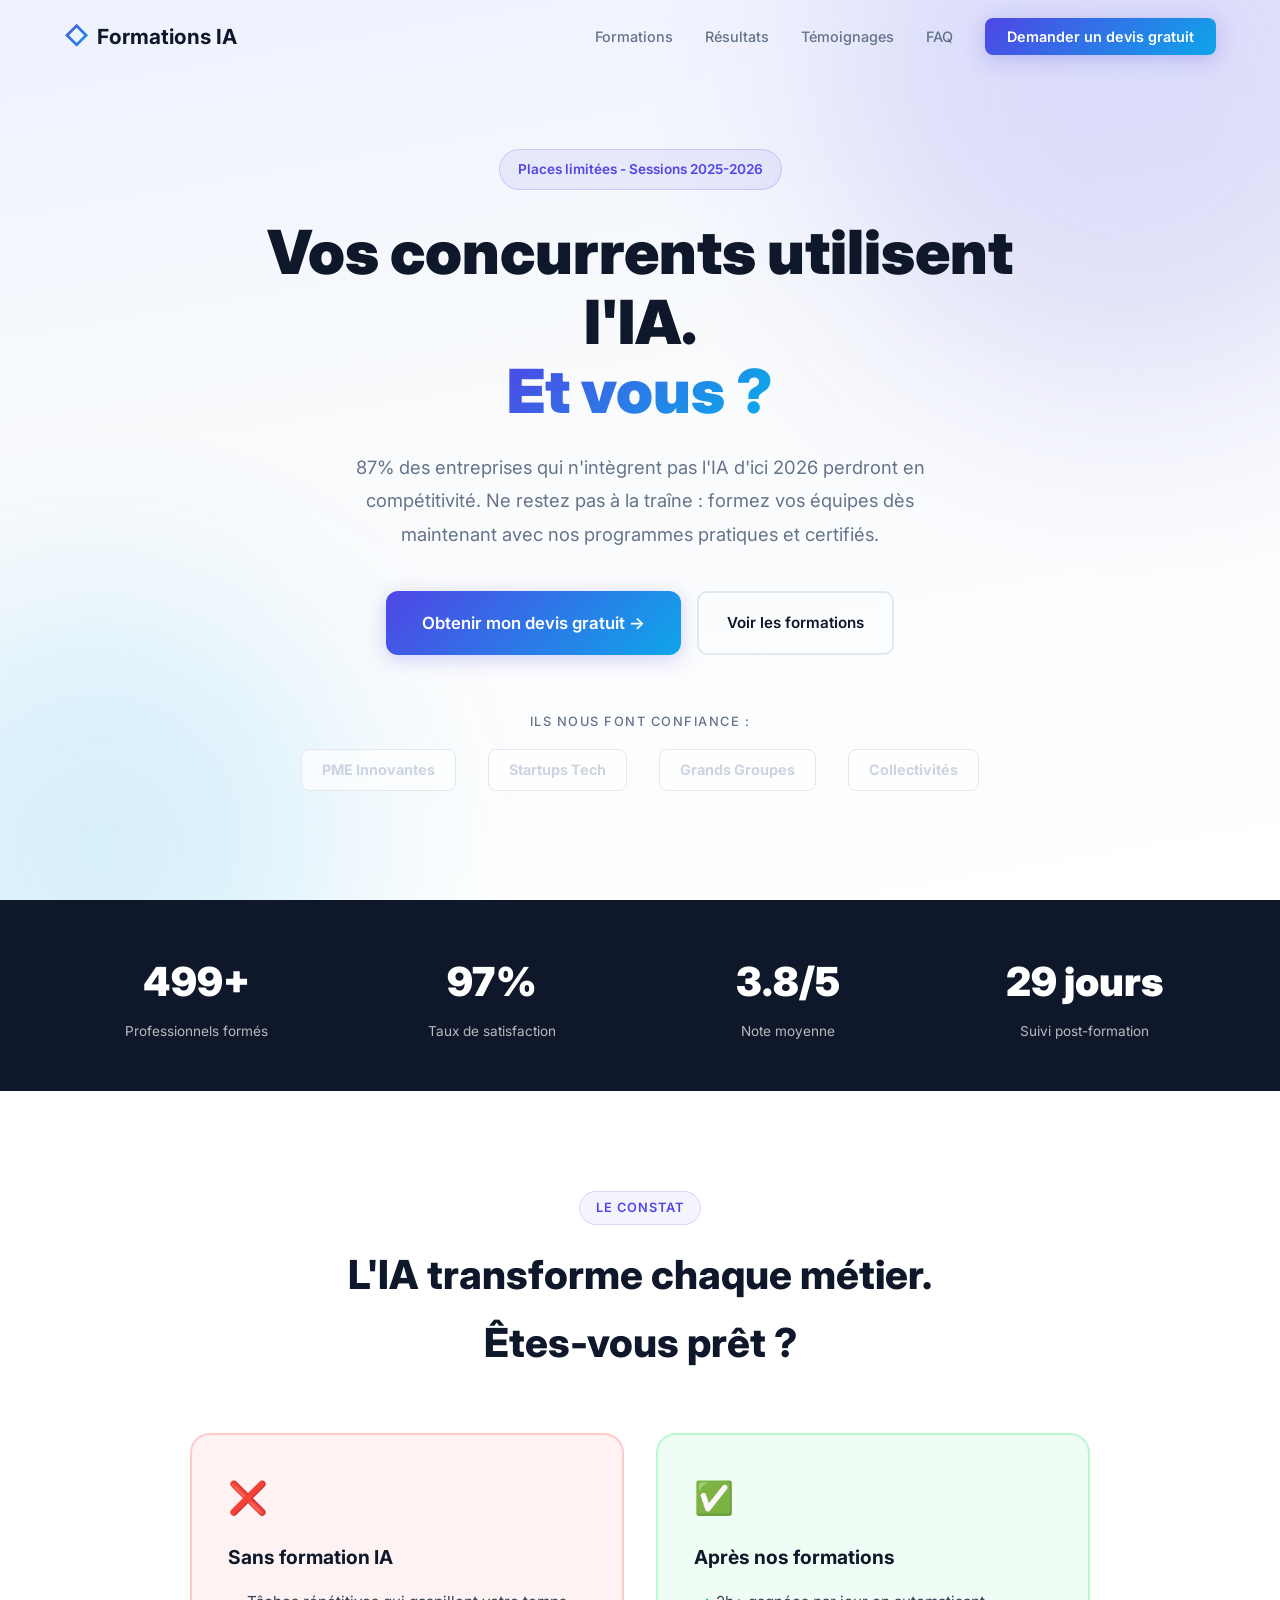
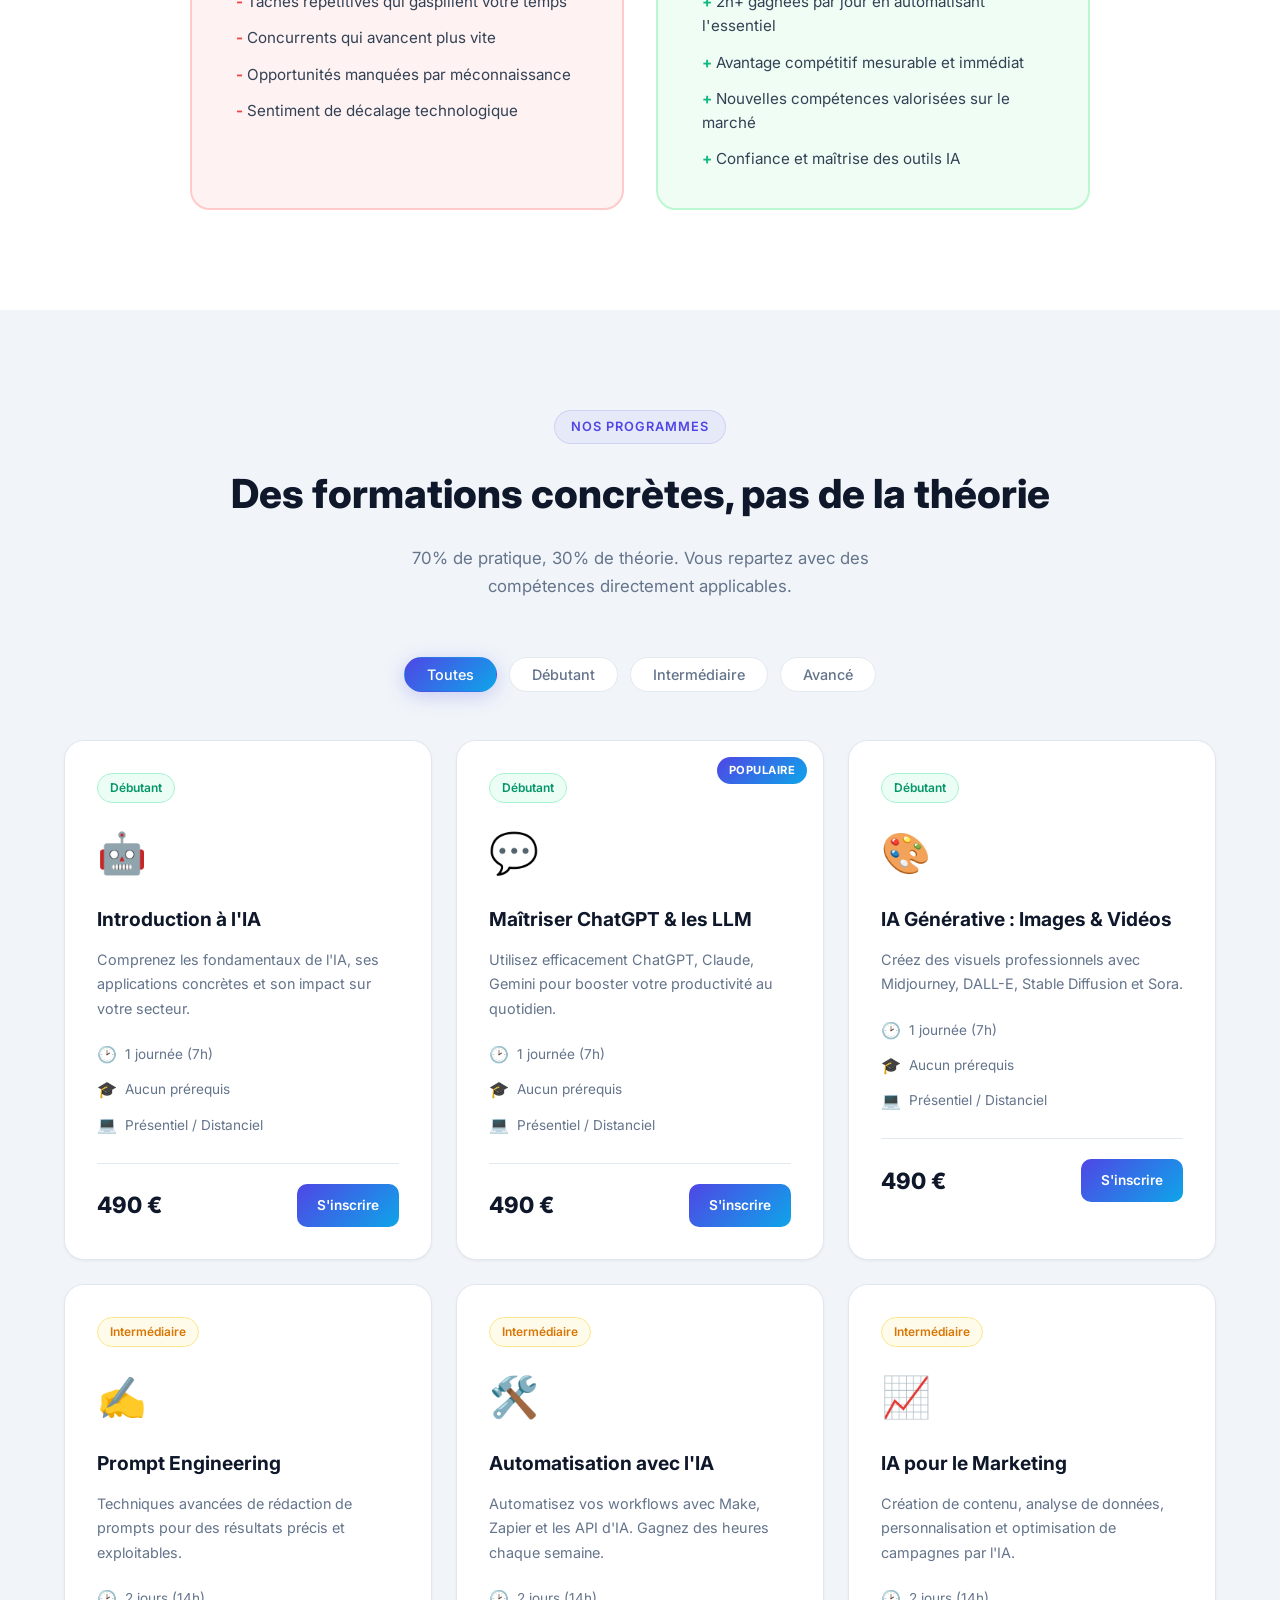
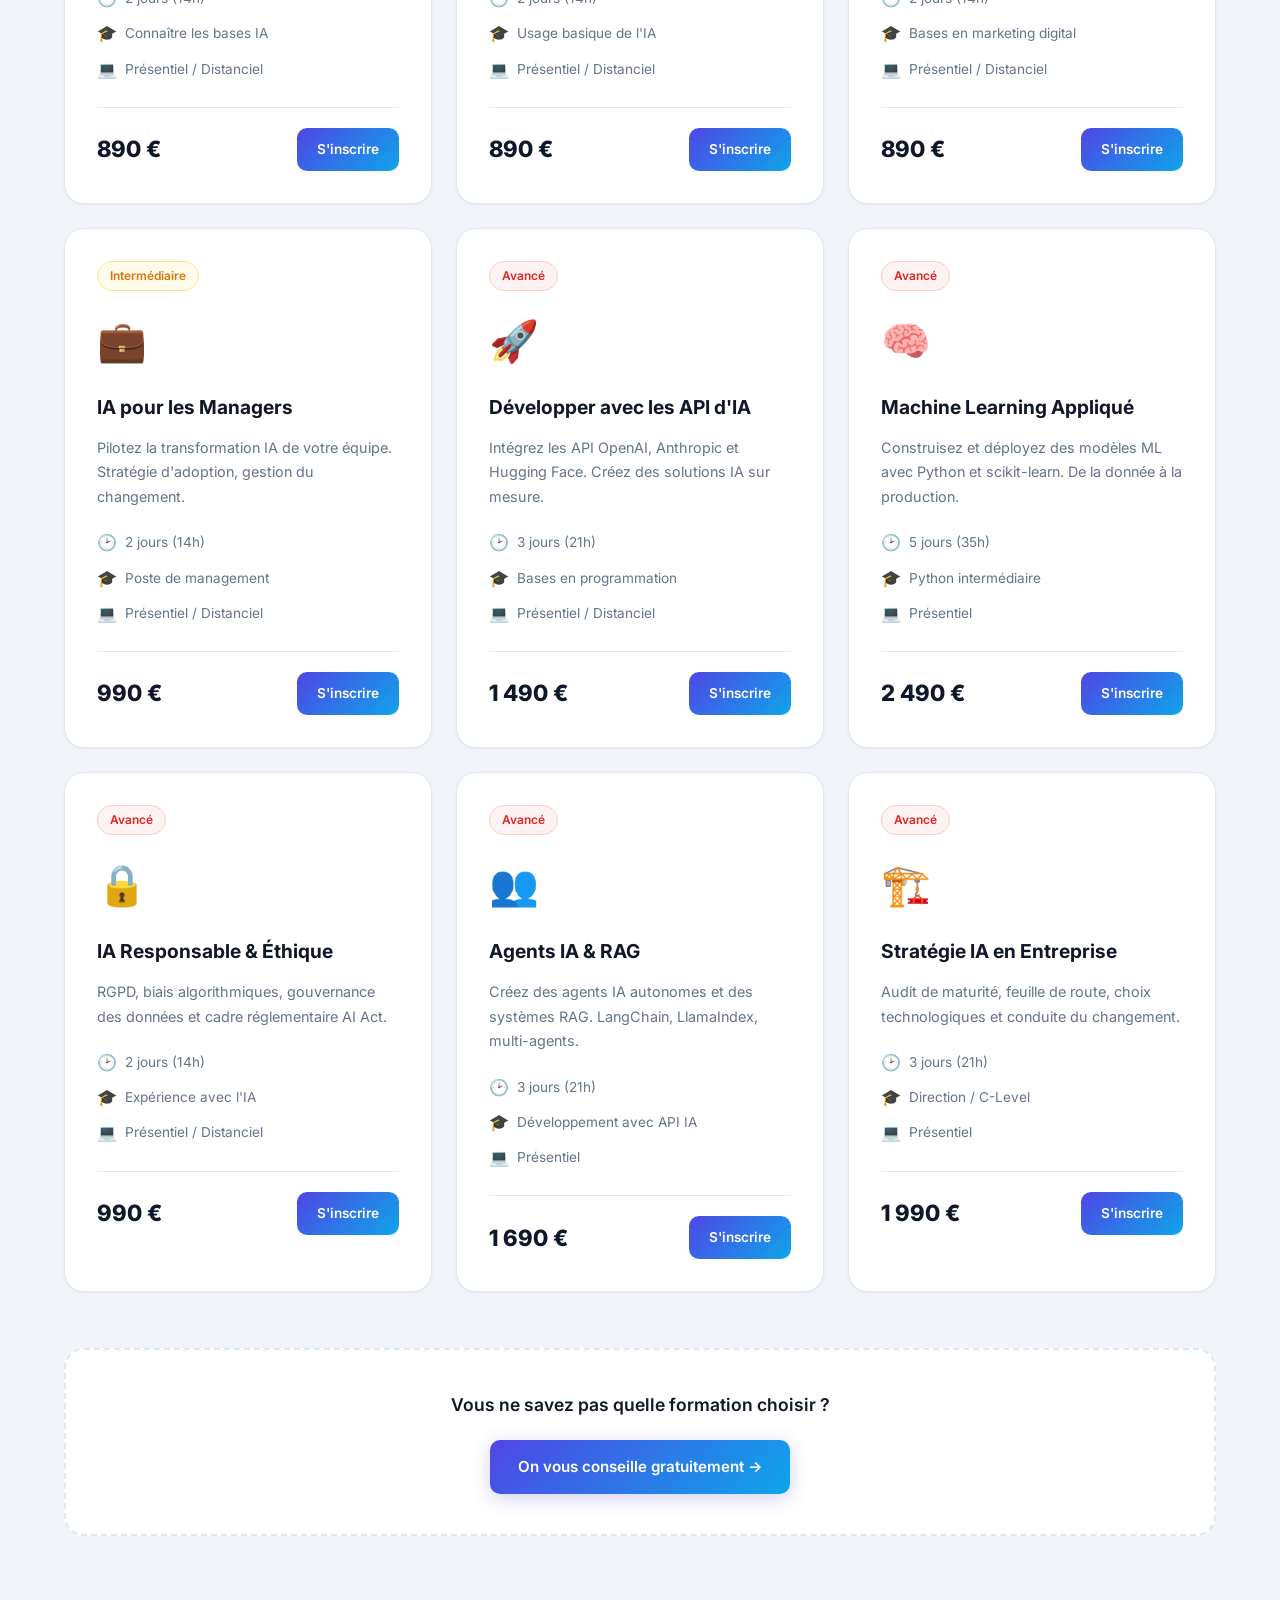
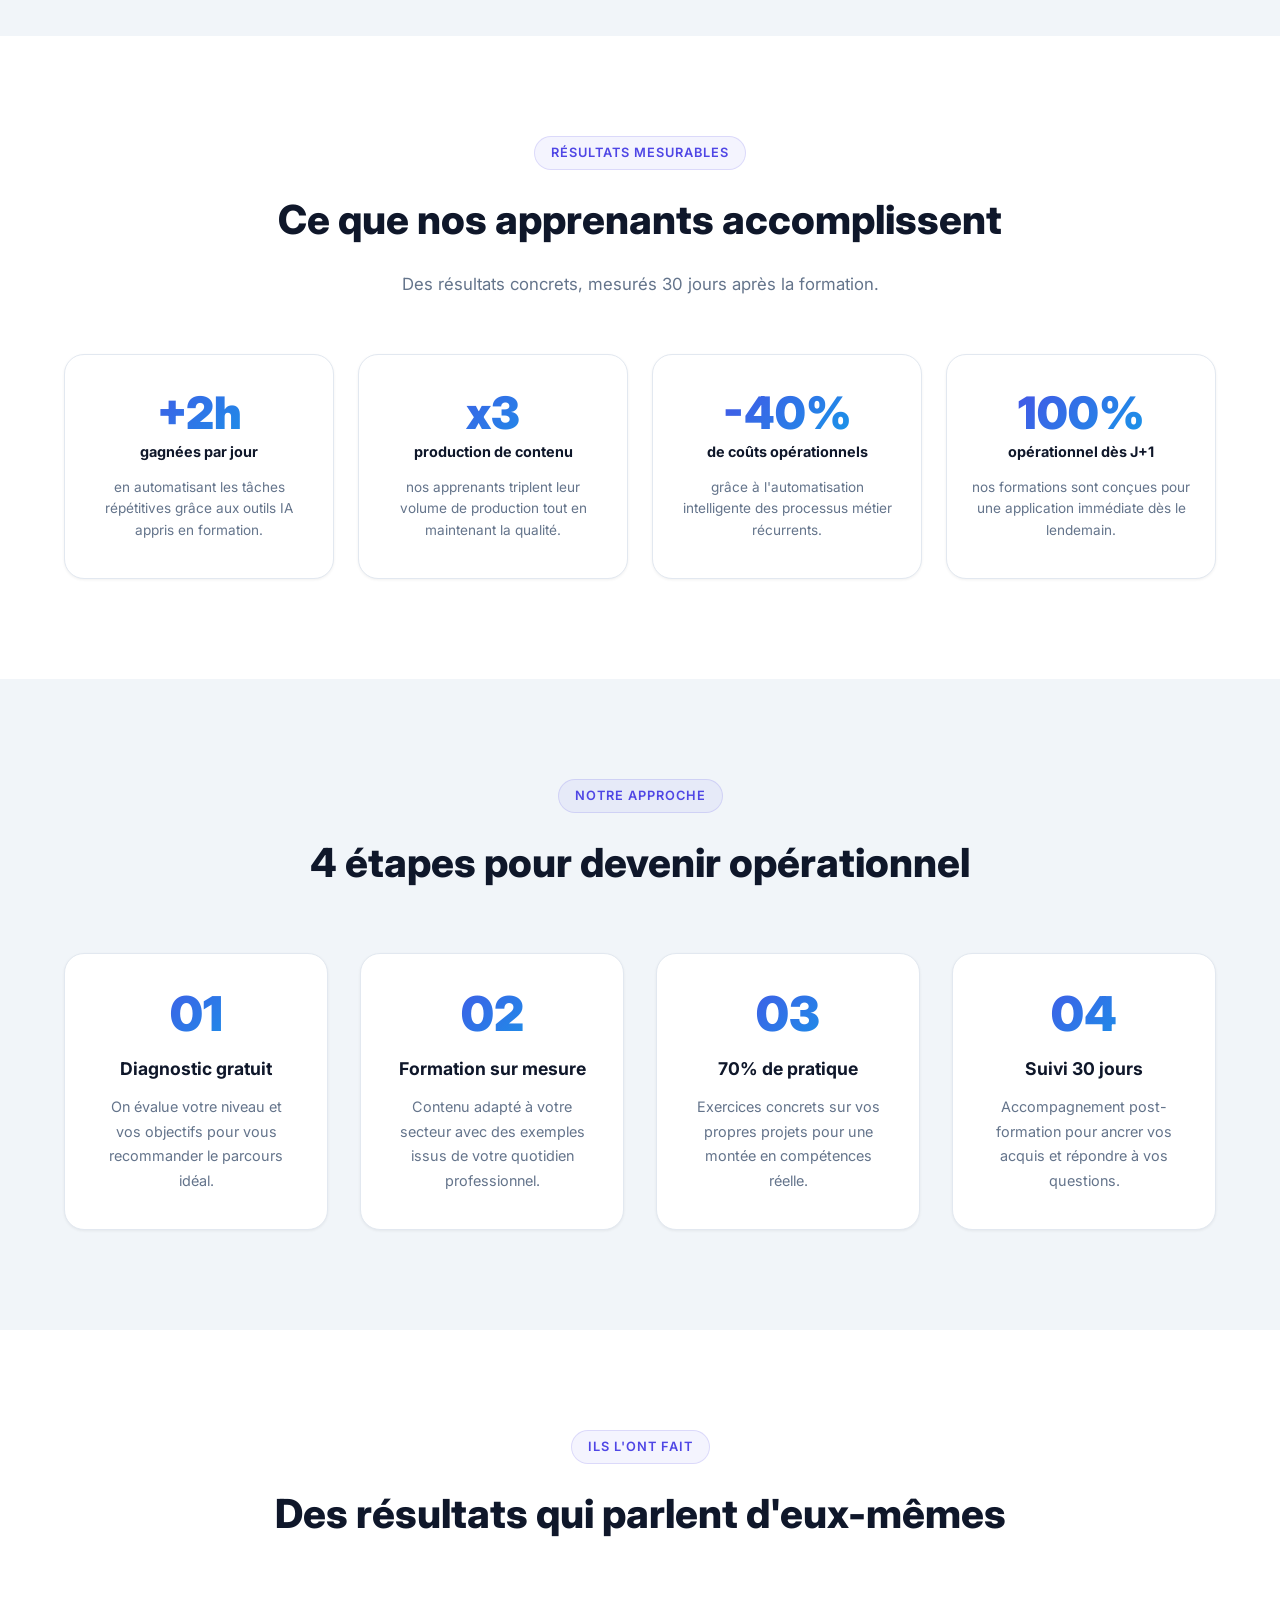
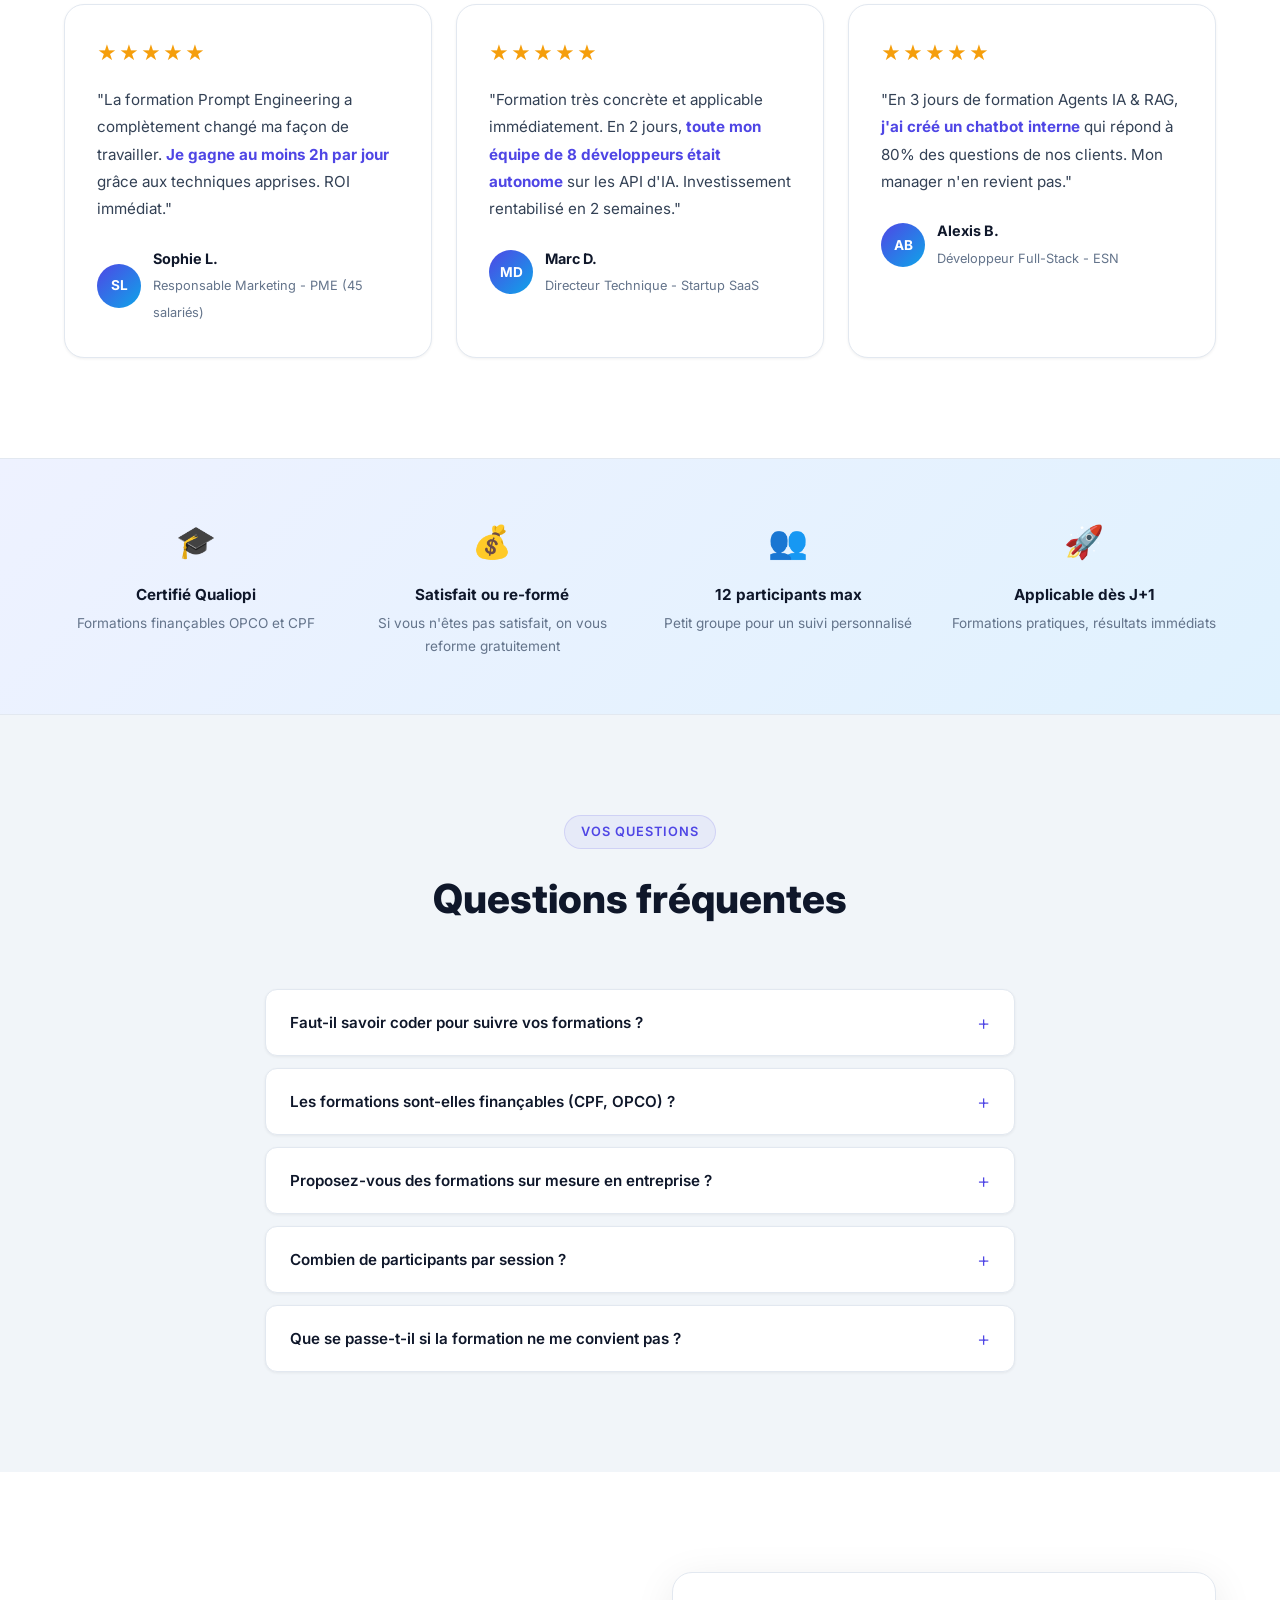
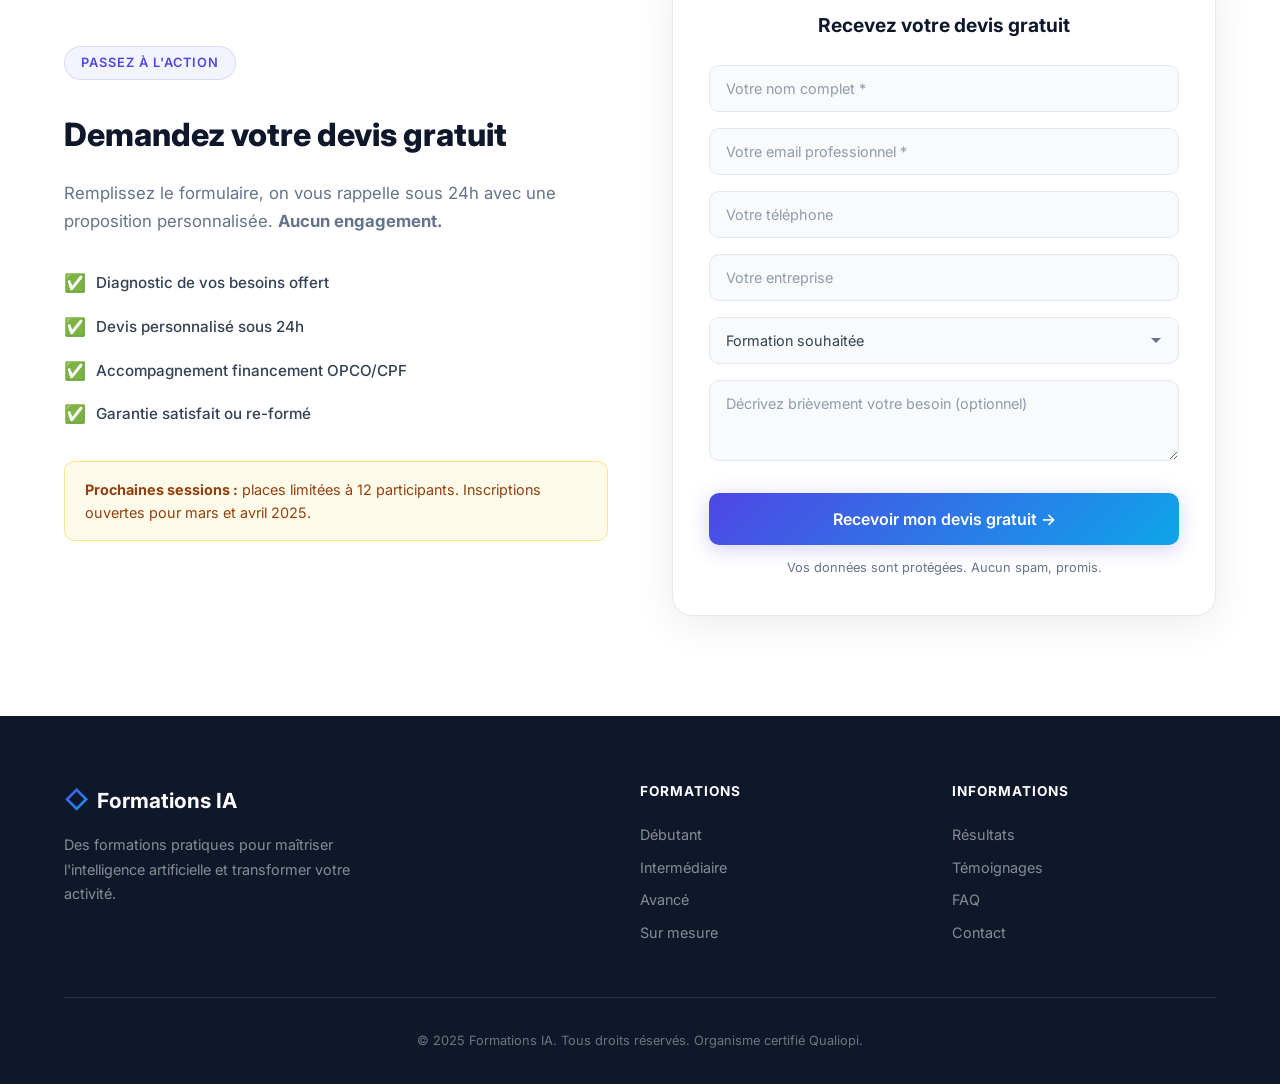
<file: index.html>
<!DOCTYPE html>
<html lang="fr">
<head>
    <meta charset="UTF-8">
    <meta name="viewport" content="width=device-width, initial-scale=1.0">
    <title>Formations IA - Maîtrisez l'Intelligence Artificielle</title>
    <link rel="stylesheet" href="styles.css">
    <link rel="preconnect" href="https://fonts.googleapis.com">
    <link rel="preconnect" href="https://fonts.gstatic.com" crossorigin>
    <link href="https://fonts.googleapis.com/css2?family=Inter:wght@300;400;500;600;700;800;900&display=swap" rel="stylesheet">
</head>
<body>

    <!-- Navigation -->
    <nav class="navbar" id="navbar">
        <div class="nav-container">
            <a href="#hero" class="nav-logo">
                <span class="logo-icon">&#9671;</span> Formations IA
            </a>
            <button class="nav-toggle" id="navToggle" aria-label="Menu">
                <span></span><span></span><span></span>
            </button>
            <ul class="nav-links" id="navLinks">
                <li><a href="#formations">Formations</a></li>
                <li><a href="#resultats">Résultats</a></li>
                <li><a href="#temoignages">Témoignages</a></li>
                <li><a href="#faq">FAQ</a></li>
                <li><a href="#contact" class="nav-cta">Demander un devis gratuit</a></li>
            </ul>
        </div>
    </nav>

    <!-- ============================================
         A - ATTENTION : Hero percutant
         ============================================ -->
    <section class="hero" id="hero">
        <div class="hero-bg-effects">
            <div class="hero-orb hero-orb-1"></div>
            <div class="hero-orb hero-orb-2"></div>
        </div>
        <div class="container hero-content">
            <span class="hero-badge">Places limitées - Sessions 2025-2026</span>
            <h1>Vos concurrents utilisent l'IA.<br><span class="gradient-text">Et vous ?</span></h1>
            <p class="hero-subtitle">87% des entreprises qui n'intègrent pas l'IA d'ici 2026 perdront en compétitivité. Ne restez pas à la traîne : formez vos équipes dès maintenant avec nos programmes pratiques et certifiés.</p>
            <div class="hero-actions">
                <a href="#contact" class="btn btn-primary btn-lg">Obtenir mon devis gratuit &rarr;</a>
                <a href="#formations" class="btn btn-ghost">Voir les formations</a>
            </div>
            <div class="hero-trust">
                <p class="trust-label">Ils nous font confiance :</p>
                <div class="trust-logos">
                    <span class="trust-logo">PME Innovantes</span>
                    <span class="trust-logo">Startups Tech</span>
                    <span class="trust-logo">Grands Groupes</span>
                    <span class="trust-logo">Collectivités</span>
                </div>
            </div>
        </div>
    </section>

    <!-- Barre de stats (preuve sociale) -->
    <section class="stats-bar">
        <div class="container stats-grid">
            <div class="stat">
                <span class="stat-number" data-target="500">0</span><span class="stat-suffix">+</span>
                <span class="stat-label">Professionnels formés</span>
            </div>
            <div class="stat">
                <span class="stat-number" data-target="98">0</span><span class="stat-suffix">%</span>
                <span class="stat-label">Taux de satisfaction</span>
            </div>
            <div class="stat">
                <span class="stat-number" data-target="4">0</span><span class="stat-suffix">.8/5</span>
                <span class="stat-label">Note moyenne</span>
            </div>
            <div class="stat">
                <span class="stat-number" data-target="30">0</span><span class="stat-suffix"> jours</span>
                <span class="stat-label">Suivi post-formation</span>
            </div>
        </div>
    </section>

    <!-- ============================================
         I - INTÉRÊT : Le problème & la solution
         ============================================ -->
    <section class="problem-section" id="probleme">
        <div class="container">
            <div class="section-header">
                <span class="section-tag">Le constat</span>
                <h2>L'IA transforme chaque métier.<br>Êtes-vous prêt ?</h2>
            </div>
            <div class="problem-grid">
                <div class="problem-card problem-bad">
                    <div class="problem-icon">&#10060;</div>
                    <h3>Sans formation IA</h3>
                    <ul>
                        <li>Tâches répétitives qui gaspillent votre temps</li>
                        <li>Concurrents qui avancent plus vite</li>
                        <li>Opportunités manquées par méconnaissance</li>
                        <li>Sentiment de décalage technologique</li>
                    </ul>
                </div>
                <div class="problem-card problem-good">
                    <div class="problem-icon">&#9989;</div>
                    <h3>Après nos formations</h3>
                    <ul>
                        <li>2h+ gagnées par jour en automatisant l'essentiel</li>
                        <li>Avantage compétitif mesurable et immédiat</li>
                        <li>Nouvelles compétences valorisées sur le marché</li>
                        <li>Confiance et maîtrise des outils IA</li>
                    </ul>
                </div>
            </div>
        </div>
    </section>

    <!-- Formations Section -->
    <section class="formations" id="formations">
        <div class="container">
            <div class="section-header">
                <span class="section-tag">Nos programmes</span>
                <h2>Des formations concrètes, pas de la théorie</h2>
                <p>70% de pratique, 30% de théorie. Vous repartez avec des compétences directement applicables.</p>
            </div>

            <div class="filter-bar">
                <button class="filter-btn active" data-filter="all">Toutes</button>
                <button class="filter-btn" data-filter="debutant">Débutant</button>
                <button class="filter-btn" data-filter="intermediaire">Intermédiaire</button>
                <button class="filter-btn" data-filter="avance">Avancé</button>
            </div>

            <div class="formations-grid">
                <div class="formation-card" data-level="debutant">
                    <div class="card-badge badge-debutant">Débutant</div>
                    <div class="card-icon">&#129302;</div>
                    <h3>Introduction à l'IA</h3>
                    <p>Comprenez les fondamentaux de l'IA, ses applications concrètes et son impact sur votre secteur.</p>
                    <ul class="card-details">
                        <li><span class="detail-icon">&#128337;</span> 1 journée (7h)</li>
                        <li><span class="detail-icon">&#127891;</span> Aucun prérequis</li>
                        <li><span class="detail-icon">&#128187;</span> Présentiel / Distanciel</li>
                    </ul>
                    <div class="card-footer">
                        <span class="card-price">490 &euro;</span>
                        <a href="#contact" class="btn btn-card">S'inscrire</a>
                    </div>
                </div>

                <div class="formation-card" data-level="debutant">
                    <div class="card-badge badge-debutant">Débutant</div>
                    <span class="card-popular">Populaire</span>
                    <div class="card-icon">&#128172;</div>
                    <h3>Maîtriser ChatGPT & les LLM</h3>
                    <p>Utilisez efficacement ChatGPT, Claude, Gemini pour booster votre productivité au quotidien.</p>
                    <ul class="card-details">
                        <li><span class="detail-icon">&#128337;</span> 1 journée (7h)</li>
                        <li><span class="detail-icon">&#127891;</span> Aucun prérequis</li>
                        <li><span class="detail-icon">&#128187;</span> Présentiel / Distanciel</li>
                    </ul>
                    <div class="card-footer">
                        <span class="card-price">490 &euro;</span>
                        <a href="#contact" class="btn btn-card">S'inscrire</a>
                    </div>
                </div>

                <div class="formation-card" data-level="debutant">
                    <div class="card-badge badge-debutant">Débutant</div>
                    <div class="card-icon">&#127912;</div>
                    <h3>IA Générative : Images & Vidéos</h3>
                    <p>Créez des visuels professionnels avec Midjourney, DALL-E, Stable Diffusion et Sora.</p>
                    <ul class="card-details">
                        <li><span class="detail-icon">&#128337;</span> 1 journée (7h)</li>
                        <li><span class="detail-icon">&#127891;</span> Aucun prérequis</li>
                        <li><span class="detail-icon">&#128187;</span> Présentiel / Distanciel</li>
                    </ul>
                    <div class="card-footer">
                        <span class="card-price">490 &euro;</span>
                        <a href="#contact" class="btn btn-card">S'inscrire</a>
                    </div>
                </div>

                <div class="formation-card" data-level="intermediaire">
                    <div class="card-badge badge-intermediaire">Intermédiaire</div>
                    <div class="card-icon">&#9997;&#65039;</div>
                    <h3>Prompt Engineering</h3>
                    <p>Techniques avancées de rédaction de prompts pour des résultats précis et exploitables.</p>
                    <ul class="card-details">
                        <li><span class="detail-icon">&#128337;</span> 2 jours (14h)</li>
                        <li><span class="detail-icon">&#127891;</span> Connaître les bases IA</li>
                        <li><span class="detail-icon">&#128187;</span> Présentiel / Distanciel</li>
                    </ul>
                    <div class="card-footer">
                        <span class="card-price">890 &euro;</span>
                        <a href="#contact" class="btn btn-card">S'inscrire</a>
                    </div>
                </div>

                <div class="formation-card" data-level="intermediaire">
                    <div class="card-badge badge-intermediaire">Intermédiaire</div>
                    <div class="card-icon">&#128736;&#65039;</div>
                    <h3>Automatisation avec l'IA</h3>
                    <p>Automatisez vos workflows avec Make, Zapier et les API d'IA. Gagnez des heures chaque semaine.</p>
                    <ul class="card-details">
                        <li><span class="detail-icon">&#128337;</span> 2 jours (14h)</li>
                        <li><span class="detail-icon">&#127891;</span> Usage basique de l'IA</li>
                        <li><span class="detail-icon">&#128187;</span> Présentiel / Distanciel</li>
                    </ul>
                    <div class="card-footer">
                        <span class="card-price">890 &euro;</span>
                        <a href="#contact" class="btn btn-card">S'inscrire</a>
                    </div>
                </div>

                <div class="formation-card" data-level="intermediaire">
                    <div class="card-badge badge-intermediaire">Intermédiaire</div>
                    <div class="card-icon">&#128200;</div>
                    <h3>IA pour le Marketing</h3>
                    <p>Création de contenu, analyse de données, personnalisation et optimisation de campagnes par l'IA.</p>
                    <ul class="card-details">
                        <li><span class="detail-icon">&#128337;</span> 2 jours (14h)</li>
                        <li><span class="detail-icon">&#127891;</span> Bases en marketing digital</li>
                        <li><span class="detail-icon">&#128187;</span> Présentiel / Distanciel</li>
                    </ul>
                    <div class="card-footer">
                        <span class="card-price">890 &euro;</span>
                        <a href="#contact" class="btn btn-card">S'inscrire</a>
                    </div>
                </div>

                <div class="formation-card" data-level="intermediaire">
                    <div class="card-badge badge-intermediaire">Intermédiaire</div>
                    <div class="card-icon">&#128188;</div>
                    <h3>IA pour les Managers</h3>
                    <p>Pilotez la transformation IA de votre équipe. Stratégie d'adoption, gestion du changement.</p>
                    <ul class="card-details">
                        <li><span class="detail-icon">&#128337;</span> 2 jours (14h)</li>
                        <li><span class="detail-icon">&#127891;</span> Poste de management</li>
                        <li><span class="detail-icon">&#128187;</span> Présentiel / Distanciel</li>
                    </ul>
                    <div class="card-footer">
                        <span class="card-price">990 &euro;</span>
                        <a href="#contact" class="btn btn-card">S'inscrire</a>
                    </div>
                </div>

                <div class="formation-card" data-level="avance">
                    <div class="card-badge badge-avance">Avancé</div>
                    <div class="card-icon">&#128640;</div>
                    <h3>Développer avec les API d'IA</h3>
                    <p>Intégrez les API OpenAI, Anthropic et Hugging Face. Créez des solutions IA sur mesure.</p>
                    <ul class="card-details">
                        <li><span class="detail-icon">&#128337;</span> 3 jours (21h)</li>
                        <li><span class="detail-icon">&#127891;</span> Bases en programmation</li>
                        <li><span class="detail-icon">&#128187;</span> Présentiel / Distanciel</li>
                    </ul>
                    <div class="card-footer">
                        <span class="card-price">1 490 &euro;</span>
                        <a href="#contact" class="btn btn-card">S'inscrire</a>
                    </div>
                </div>

                <div class="formation-card" data-level="avance">
                    <div class="card-badge badge-avance">Avancé</div>
                    <div class="card-icon">&#129504;</div>
                    <h3>Machine Learning Appliqué</h3>
                    <p>Construisez et déployez des modèles ML avec Python et scikit-learn. De la donnée à la production.</p>
                    <ul class="card-details">
                        <li><span class="detail-icon">&#128337;</span> 5 jours (35h)</li>
                        <li><span class="detail-icon">&#127891;</span> Python intermédiaire</li>
                        <li><span class="detail-icon">&#128187;</span> Présentiel</li>
                    </ul>
                    <div class="card-footer">
                        <span class="card-price">2 490 &euro;</span>
                        <a href="#contact" class="btn btn-card">S'inscrire</a>
                    </div>
                </div>

                <div class="formation-card" data-level="avance">
                    <div class="card-badge badge-avance">Avancé</div>
                    <div class="card-icon">&#128274;</div>
                    <h3>IA Responsable & Éthique</h3>
                    <p>RGPD, biais algorithmiques, gouvernance des données et cadre réglementaire AI Act.</p>
                    <ul class="card-details">
                        <li><span class="detail-icon">&#128337;</span> 2 jours (14h)</li>
                        <li><span class="detail-icon">&#127891;</span> Expérience avec l'IA</li>
                        <li><span class="detail-icon">&#128187;</span> Présentiel / Distanciel</li>
                    </ul>
                    <div class="card-footer">
                        <span class="card-price">990 &euro;</span>
                        <a href="#contact" class="btn btn-card">S'inscrire</a>
                    </div>
                </div>

                <div class="formation-card" data-level="avance">
                    <div class="card-badge badge-avance">Avancé</div>
                    <div class="card-icon">&#128101;</div>
                    <h3>Agents IA & RAG</h3>
                    <p>Créez des agents IA autonomes et des systèmes RAG. LangChain, LlamaIndex, multi-agents.</p>
                    <ul class="card-details">
                        <li><span class="detail-icon">&#128337;</span> 3 jours (21h)</li>
                        <li><span class="detail-icon">&#127891;</span> Développement avec API IA</li>
                        <li><span class="detail-icon">&#128187;</span> Présentiel</li>
                    </ul>
                    <div class="card-footer">
                        <span class="card-price">1 690 &euro;</span>
                        <a href="#contact" class="btn btn-card">S'inscrire</a>
                    </div>
                </div>

                <div class="formation-card" data-level="avance">
                    <div class="card-badge badge-avance">Avancé</div>
                    <div class="card-icon">&#127959;&#65039;</div>
                    <h3>Stratégie IA en Entreprise</h3>
                    <p>Audit de maturité, feuille de route, choix technologiques et conduite du changement.</p>
                    <ul class="card-details">
                        <li><span class="detail-icon">&#128337;</span> 3 jours (21h)</li>
                        <li><span class="detail-icon">&#127891;</span> Direction / C-Level</li>
                        <li><span class="detail-icon">&#128187;</span> Présentiel</li>
                    </ul>
                    <div class="card-footer">
                        <span class="card-price">1 990 &euro;</span>
                        <a href="#contact" class="btn btn-card">S'inscrire</a>
                    </div>
                </div>
            </div>

            <div class="formations-cta">
                <p>Vous ne savez pas quelle formation choisir ?</p>
                <a href="#contact" class="btn btn-primary">On vous conseille gratuitement &rarr;</a>
            </div>
        </div>
    </section>

    <!-- ============================================
         D - DÉSIR : Résultats concrets + Témoignages
         ============================================ -->

    <!-- Résultats concrets -->
    <section class="resultats" id="resultats">
        <div class="container">
            <div class="section-header">
                <span class="section-tag">Résultats mesurables</span>
                <h2>Ce que nos apprenants accomplissent</h2>
                <p>Des résultats concrets, mesurés 30 jours après la formation.</p>
            </div>

            <div class="resultats-grid">
                <div class="resultat-card">
                    <div class="resultat-metric">+2h</div>
                    <div class="resultat-label">gagnées par jour</div>
                    <p>en automatisant les tâches répétitives grâce aux outils IA appris en formation.</p>
                </div>
                <div class="resultat-card">
                    <div class="resultat-metric">x3</div>
                    <div class="resultat-label">production de contenu</div>
                    <p>nos apprenants triplent leur volume de production tout en maintenant la qualité.</p>
                </div>
                <div class="resultat-card">
                    <div class="resultat-metric">-40%</div>
                    <div class="resultat-label">de coûts opérationnels</div>
                    <p>grâce à l'automatisation intelligente des processus métier récurrents.</p>
                </div>
                <div class="resultat-card">
                    <div class="resultat-metric">100%</div>
                    <div class="resultat-label">opérationnel dès J+1</div>
                    <p>nos formations sont conçues pour une application immédiate dès le lendemain.</p>
                </div>
            </div>
        </div>
    </section>

    <!-- Méthode -->
    <section class="methode" id="methode">
        <div class="container">
            <div class="section-header">
                <span class="section-tag">Notre approche</span>
                <h2>4 étapes pour devenir opérationnel</h2>
            </div>
            <div class="methode-grid">
                <div class="methode-step">
                    <div class="step-number">01</div>
                    <h3>Diagnostic gratuit</h3>
                    <p>On évalue votre niveau et vos objectifs pour vous recommander le parcours idéal.</p>
                </div>
                <div class="methode-step">
                    <div class="step-number">02</div>
                    <h3>Formation sur mesure</h3>
                    <p>Contenu adapté à votre secteur avec des exemples issus de votre quotidien professionnel.</p>
                </div>
                <div class="methode-step">
                    <div class="step-number">03</div>
                    <h3>70% de pratique</h3>
                    <p>Exercices concrets sur vos propres projets pour une montée en compétences réelle.</p>
                </div>
                <div class="methode-step">
                    <div class="step-number">04</div>
                    <h3>Suivi 30 jours</h3>
                    <p>Accompagnement post-formation pour ancrer vos acquis et répondre à vos questions.</p>
                </div>
            </div>
        </div>
    </section>

    <!-- Témoignages -->
    <section class="temoignages" id="temoignages">
        <div class="container">
            <div class="section-header">
                <span class="section-tag">Ils l'ont fait</span>
                <h2>Des résultats qui parlent d'eux-mêmes</h2>
            </div>
            <div class="temoignages-grid">
                <div class="temoignage-card">
                    <div class="temoignage-stars">&#9733;&#9733;&#9733;&#9733;&#9733;</div>
                    <p class="temoignage-text">"La formation Prompt Engineering a complètement changé ma façon de travailler. <strong>Je gagne au moins 2h par jour</strong> grâce aux techniques apprises. ROI immédiat."</p>
                    <div class="temoignage-author">
                        <div class="author-avatar">SL</div>
                        <div>
                            <strong>Sophie L.</strong>
                            <span>Responsable Marketing - PME (45 salariés)</span>
                        </div>
                    </div>
                </div>
                <div class="temoignage-card">
                    <div class="temoignage-stars">&#9733;&#9733;&#9733;&#9733;&#9733;</div>
                    <p class="temoignage-text">"Formation très concrète et applicable immédiatement. En 2 jours, <strong>toute mon équipe de 8 développeurs était autonome</strong> sur les API d'IA. Investissement rentabilisé en 2 semaines."</p>
                    <div class="temoignage-author">
                        <div class="author-avatar">MD</div>
                        <div>
                            <strong>Marc D.</strong>
                            <span>Directeur Technique - Startup SaaS</span>
                        </div>
                    </div>
                </div>
                <div class="temoignage-card">
                    <div class="temoignage-stars">&#9733;&#9733;&#9733;&#9733;&#9733;</div>
                    <p class="temoignage-text">"En 3 jours de formation Agents IA & RAG, <strong>j'ai créé un chatbot interne</strong> qui répond à 80% des questions de nos clients. Mon manager n'en revient pas."</p>
                    <div class="temoignage-author">
                        <div class="author-avatar">AB</div>
                        <div>
                            <strong>Alexis B.</strong>
                            <span>Développeur Full-Stack - ESN</span>
                        </div>
                    </div>
                </div>
            </div>
        </div>
    </section>

    <!-- Garanties / Réassurance -->
    <section class="garanties">
        <div class="container">
            <div class="garanties-grid">
                <div class="garantie-item">
                    <div class="garantie-icon">&#127891;</div>
                    <h4>Certifié Qualiopi</h4>
                    <p>Formations finançables OPCO et CPF</p>
                </div>
                <div class="garantie-item">
                    <div class="garantie-icon">&#128176;</div>
                    <h4>Satisfait ou re-formé</h4>
                    <p>Si vous n'êtes pas satisfait, on vous reforme gratuitement</p>
                </div>
                <div class="garantie-item">
                    <div class="garantie-icon">&#128101;</div>
                    <h4>12 participants max</h4>
                    <p>Petit groupe pour un suivi personnalisé</p>
                </div>
                <div class="garantie-item">
                    <div class="garantie-icon">&#128640;</div>
                    <h4>Applicable dès J+1</h4>
                    <p>Formations pratiques, résultats immédiats</p>
                </div>
            </div>
        </div>
    </section>

    <!-- FAQ -->
    <section class="faq" id="faq">
        <div class="container">
            <div class="section-header">
                <span class="section-tag">Vos questions</span>
                <h2>Questions fréquentes</h2>
            </div>
            <div class="faq-list">
                <div class="faq-item">
                    <button class="faq-question">
                        Faut-il savoir coder pour suivre vos formations ?
                        <span class="faq-icon">+</span>
                    </button>
                    <div class="faq-answer">
                        <p>Non, la majorité de nos formations ne nécessitent aucune compétence en programmation. Seules les formations "API d'IA", "Machine Learning" et "Agents IA & RAG" requièrent des bases en programmation. Chaque fiche indique clairement les prérequis.</p>
                    </div>
                </div>
                <div class="faq-item">
                    <button class="faq-question">
                        Les formations sont-elles finançables (CPF, OPCO) ?
                        <span class="faq-icon">+</span>
                    </button>
                    <div class="faq-answer">
                        <p>Oui. Nous sommes certifiés Qualiopi, ce qui rend nos formations éligibles à une prise en charge par votre OPCO. Certaines sont aussi référencées CPF. Nous vous accompagnons dans le montage de votre dossier de financement.</p>
                    </div>
                </div>
                <div class="faq-item">
                    <button class="faq-question">
                        Proposez-vous des formations sur mesure en entreprise ?
                        <span class="faq-icon">+</span>
                    </button>
                    <div class="faq-answer">
                        <p>Absolument. Nous réalisons un audit préalable gratuit pour adapter le contenu, les exercices et les cas pratiques à votre secteur, vos outils et vos enjeux spécifiques. Demandez un devis via le formulaire.</p>
                    </div>
                </div>
                <div class="faq-item">
                    <button class="faq-question">
                        Combien de participants par session ?
                        <span class="faq-icon">+</span>
                    </button>
                    <div class="faq-answer">
                        <p>12 participants maximum en inter-entreprise pour garantir un accompagnement personnalisé. En intra-entreprise, nous adaptons le format selon vos besoins (jusqu'à 15 participants).</p>
                    </div>
                </div>
                <div class="faq-item">
                    <button class="faq-question">
                        Que se passe-t-il si la formation ne me convient pas ?
                        <span class="faq-icon">+</span>
                    </button>
                    <div class="faq-answer">
                        <p>Nous offrons une garantie "satisfait ou re-formé" : si la formation ne correspond pas à vos attentes, nous vous proposons une session de rattrapage gratuite ou un parcours alternatif adapté.</p>
                    </div>
                </div>
            </div>
        </div>
    </section>

    <!-- ============================================
         A - ACTION : Formulaire de contact (CTA final)
         ============================================ -->
    <section class="contact" id="contact">
        <div class="container">
            <div class="contact-wrapper">
                <div class="contact-left">
                    <span class="section-tag">Passez à l'action</span>
                    <h2>Demandez votre devis gratuit</h2>
                    <p class="contact-subtitle">Remplissez le formulaire, on vous rappelle sous 24h avec une proposition personnalisée. <strong>Aucun engagement.</strong></p>

                    <div class="contact-benefits">
                        <div class="contact-benefit">
                            <span>&#9989;</span> Diagnostic de vos besoins offert
                        </div>
                        <div class="contact-benefit">
                            <span>&#9989;</span> Devis personnalisé sous 24h
                        </div>
                        <div class="contact-benefit">
                            <span>&#9989;</span> Accompagnement financement OPCO/CPF
                        </div>
                        <div class="contact-benefit">
                            <span>&#9989;</span> Garantie satisfait ou re-formé
                        </div>
                    </div>

                    <div class="contact-urgency">
                        <strong>Prochaines sessions :</strong> places limitées à 12 participants. Inscriptions ouvertes pour mars et avril 2025.
                    </div>
                </div>

                <form class="contact-form" id="contactForm">
                    <h3>Recevez votre devis gratuit</h3>
                    <div class="form-group">
                        <input type="text" id="nom" name="nom" required placeholder="Votre nom complet *">
                    </div>
                    <div class="form-group">
                        <input type="email" id="email" name="email" required placeholder="Votre email professionnel *">
                    </div>
                    <div class="form-group">
                        <input type="tel" id="telephone" name="telephone" placeholder="Votre téléphone">
                    </div>
                    <div class="form-group">
                        <input type="text" id="entreprise" name="entreprise" placeholder="Votre entreprise">
                    </div>
                    <div class="form-group">
                        <select id="formation" name="formation">
                            <option value="">Formation souhaitée</option>
                            <option value="intro-ia">Introduction à l'IA</option>
                            <option value="chatgpt-llm">Maîtriser ChatGPT & les LLM</option>
                            <option value="ia-generative">IA Générative : Images & Vidéos</option>
                            <option value="prompt-engineering">Prompt Engineering</option>
                            <option value="automatisation">Automatisation avec l'IA</option>
                            <option value="ia-marketing">IA pour le Marketing</option>
                            <option value="ia-managers">IA pour les Managers</option>
                            <option value="api-ia">Développer avec les API d'IA</option>
                            <option value="machine-learning">Machine Learning Appliqué</option>
                            <option value="ia-ethique">IA Responsable & Éthique</option>
                            <option value="agents-rag">Agents IA & RAG</option>
                            <option value="strategie-ia">Stratégie IA en Entreprise</option>
                            <option value="sur-mesure">Formation sur mesure</option>
                            <option value="ne-sais-pas">Je ne sais pas encore</option>
                        </select>
                    </div>
                    <div class="form-group">
                        <textarea id="message" name="message" rows="3" placeholder="Décrivez brièvement votre besoin (optionnel)"></textarea>
                    </div>
                    <button type="submit" class="btn btn-primary btn-submit">Recevoir mon devis gratuit &rarr;</button>
                    <p class="form-disclaimer">Vos données sont protégées. Aucun spam, promis.</p>
                </form>
            </div>
        </div>
    </section>

    <!-- Footer -->
    <footer class="footer">
        <div class="container">
            <div class="footer-content">
                <div class="footer-brand">
                    <a href="#hero" class="nav-logo"><span class="logo-icon">&#9671;</span> Formations IA</a>
                    <p>Des formations pratiques pour maîtriser l'intelligence artificielle et transformer votre activité.</p>
                </div>
                <div class="footer-links">
                    <h4>Formations</h4>
                    <a href="#formations">Débutant</a>
                    <a href="#formations">Intermédiaire</a>
                    <a href="#formations">Avancé</a>
                    <a href="#contact">Sur mesure</a>
                </div>
                <div class="footer-links">
                    <h4>Informations</h4>
                    <a href="#resultats">Résultats</a>
                    <a href="#temoignages">Témoignages</a>
                    <a href="#faq">FAQ</a>
                    <a href="#contact">Contact</a>
                </div>
            </div>
            <div class="footer-bottom">
                <p>&copy; 2025 Formations IA. Tous droits réservés. Organisme certifié Qualiopi.</p>
            </div>
        </div>
    </footer>

    <script src="script.js"></script>
</body>
</html>
</file>
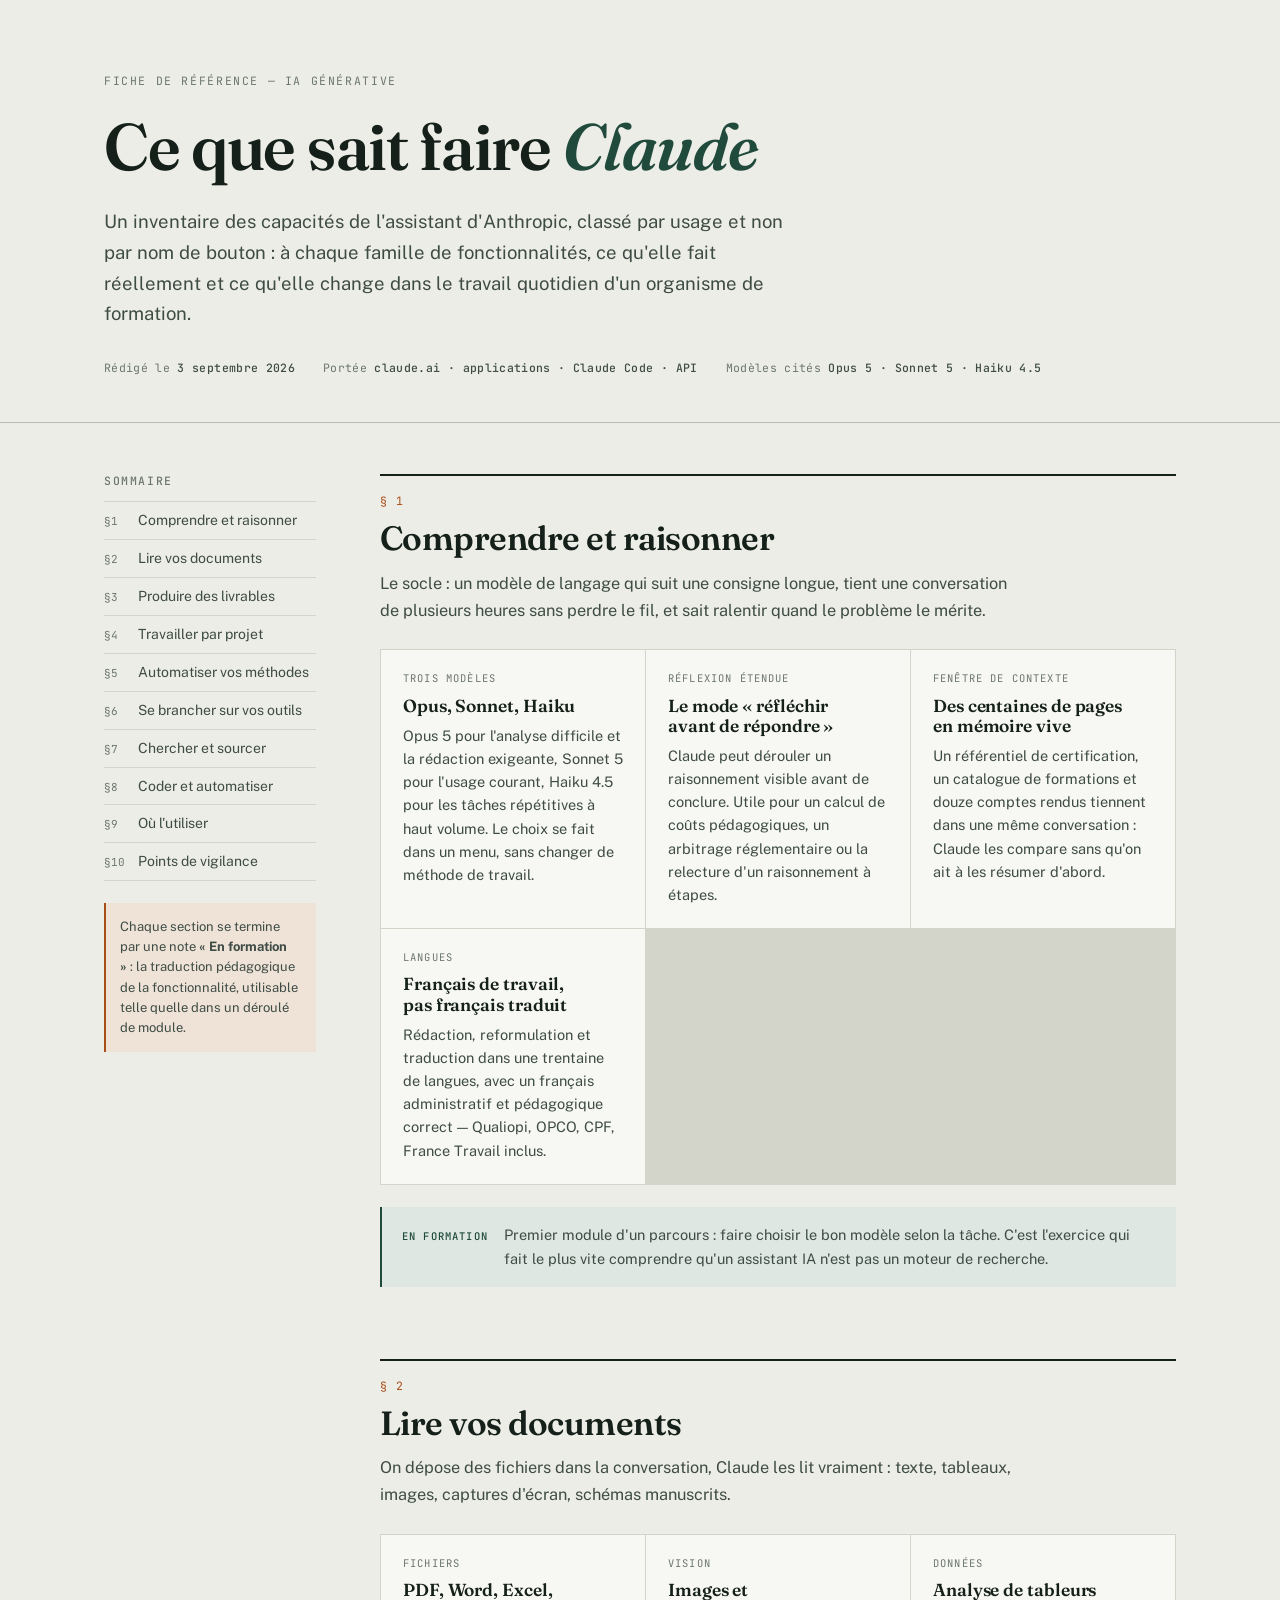
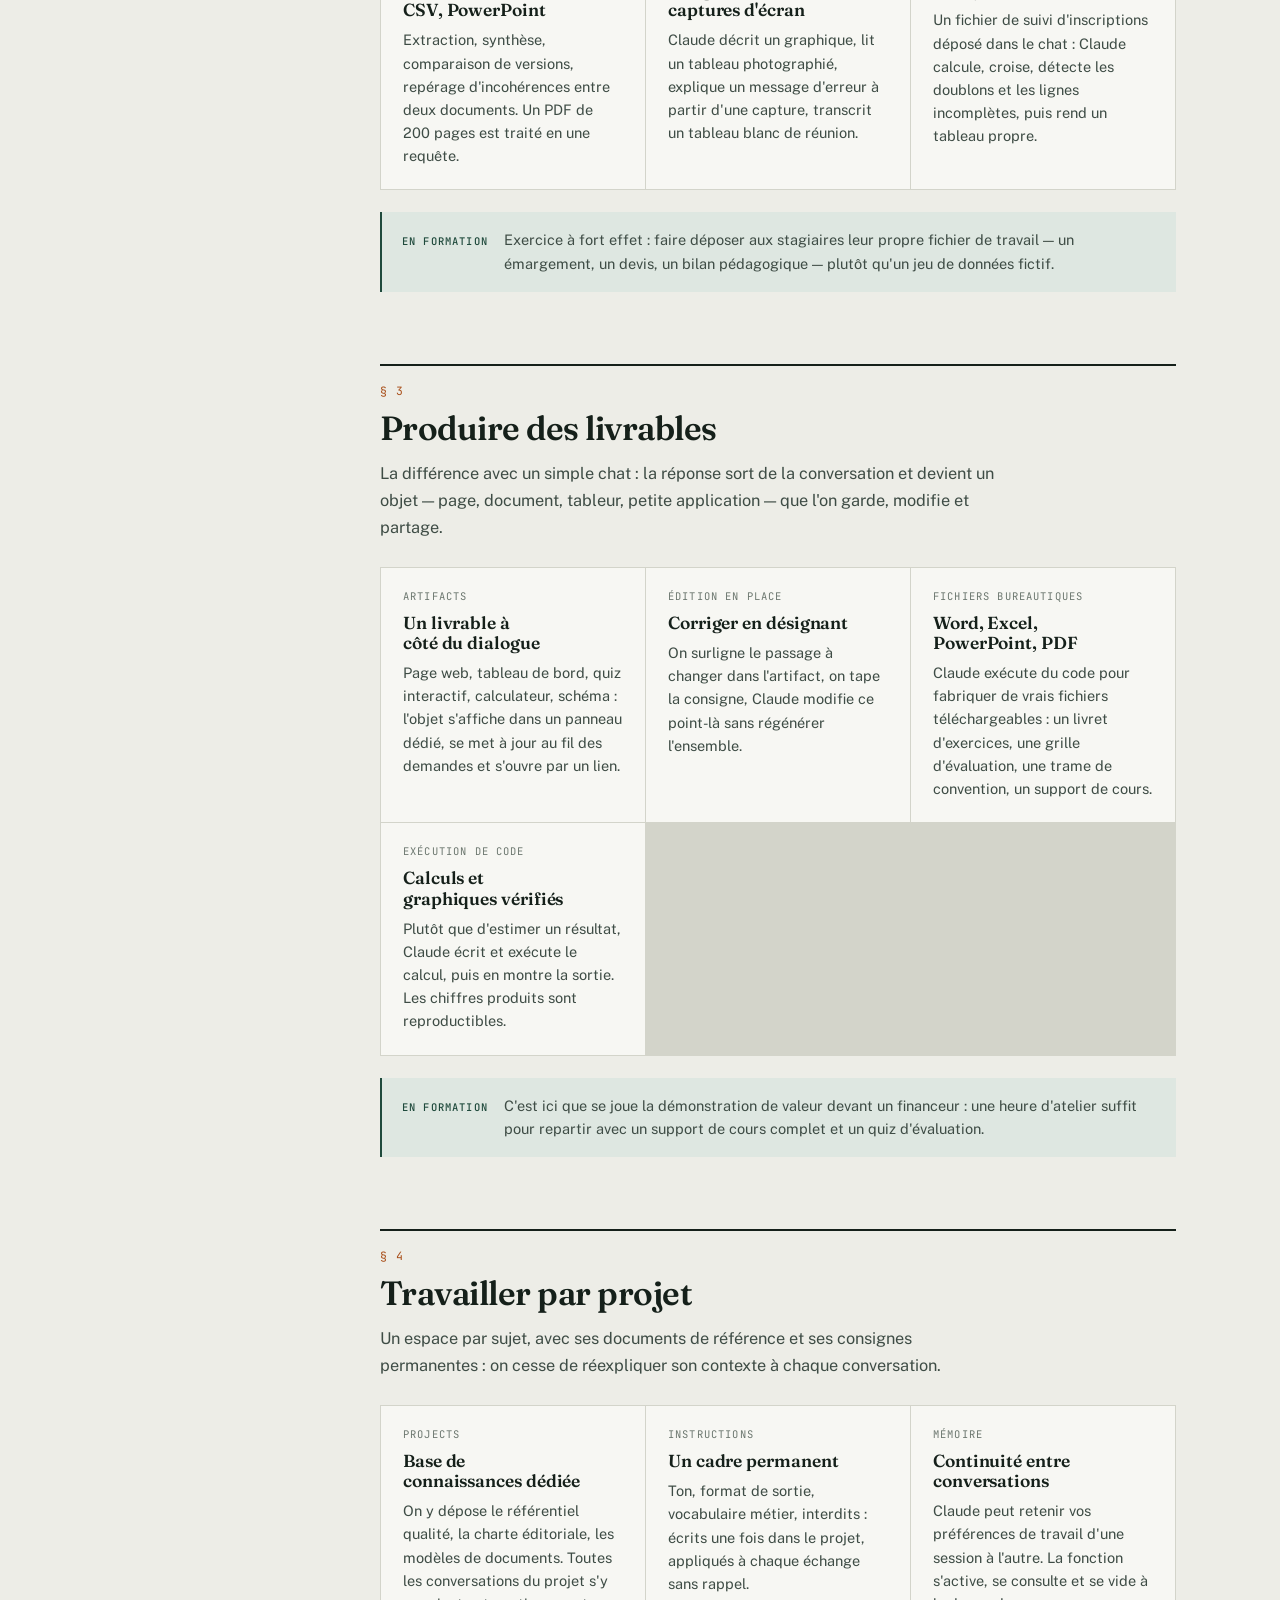
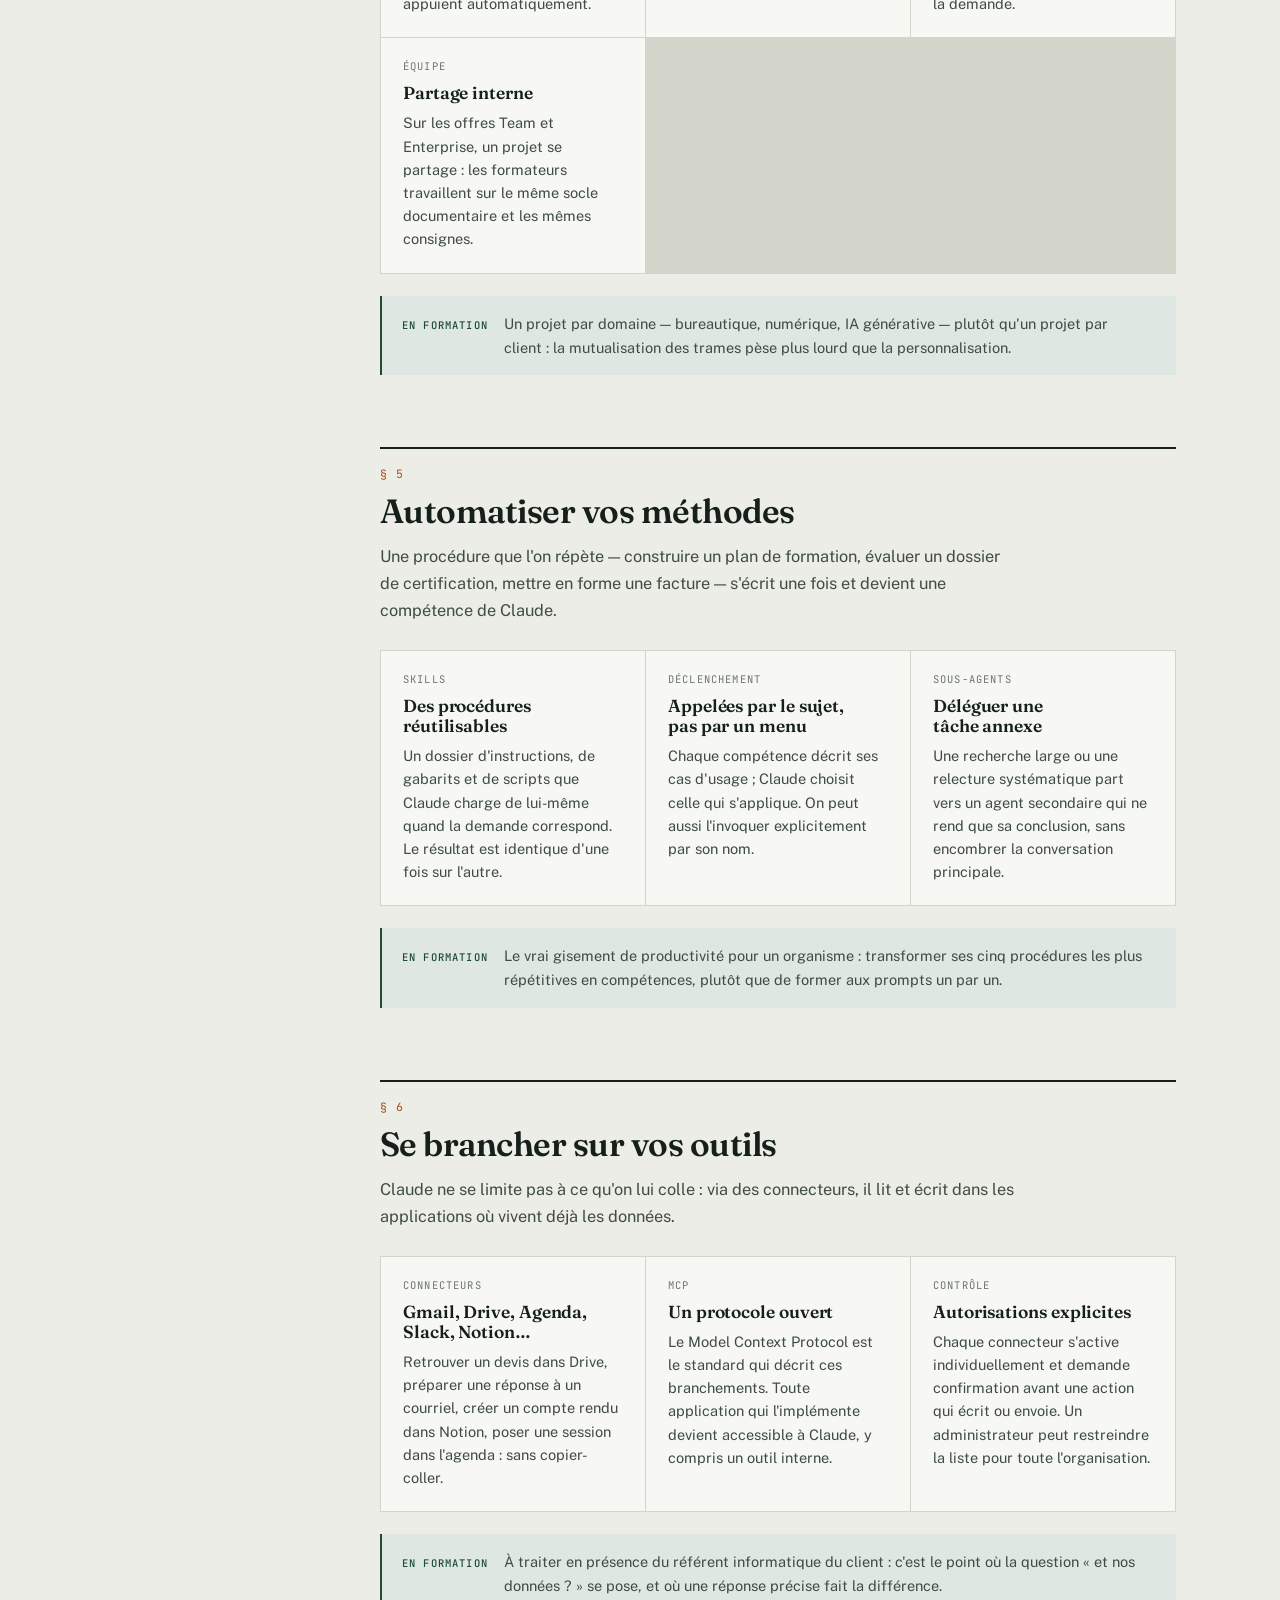
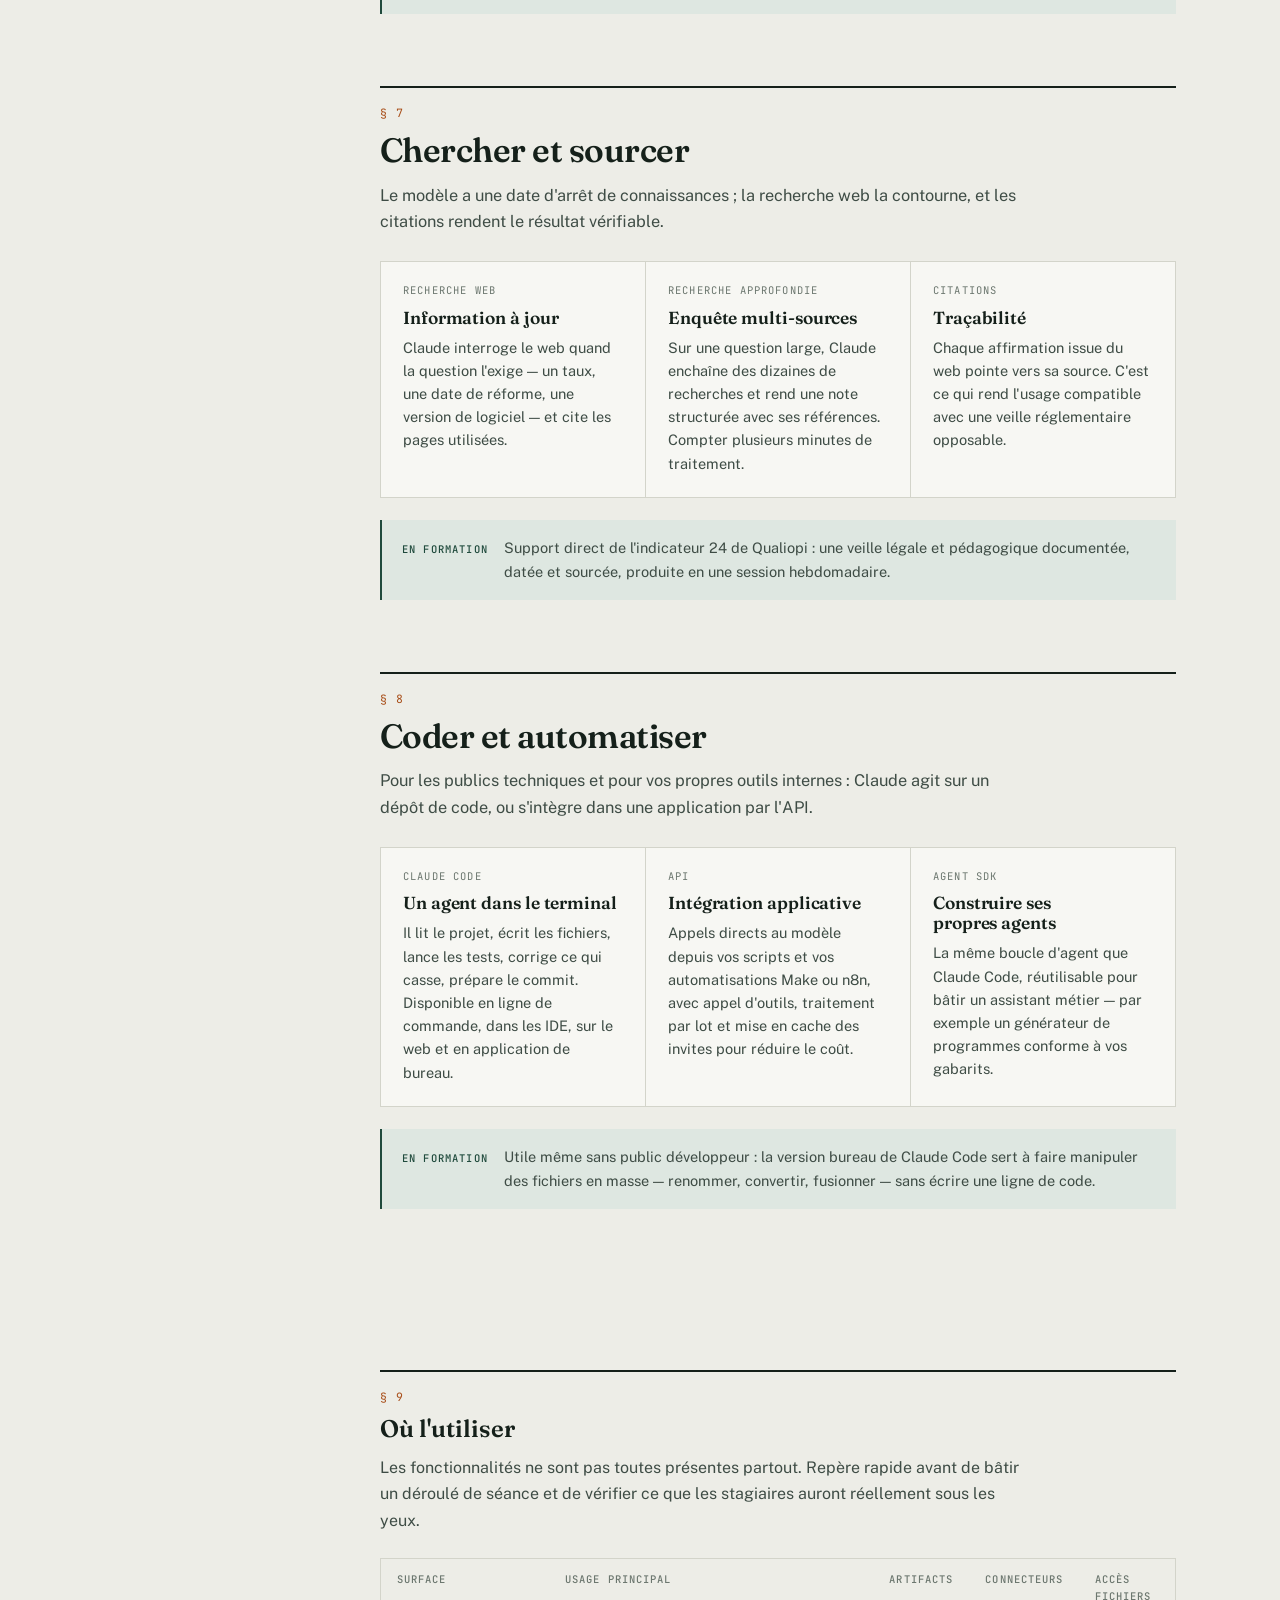
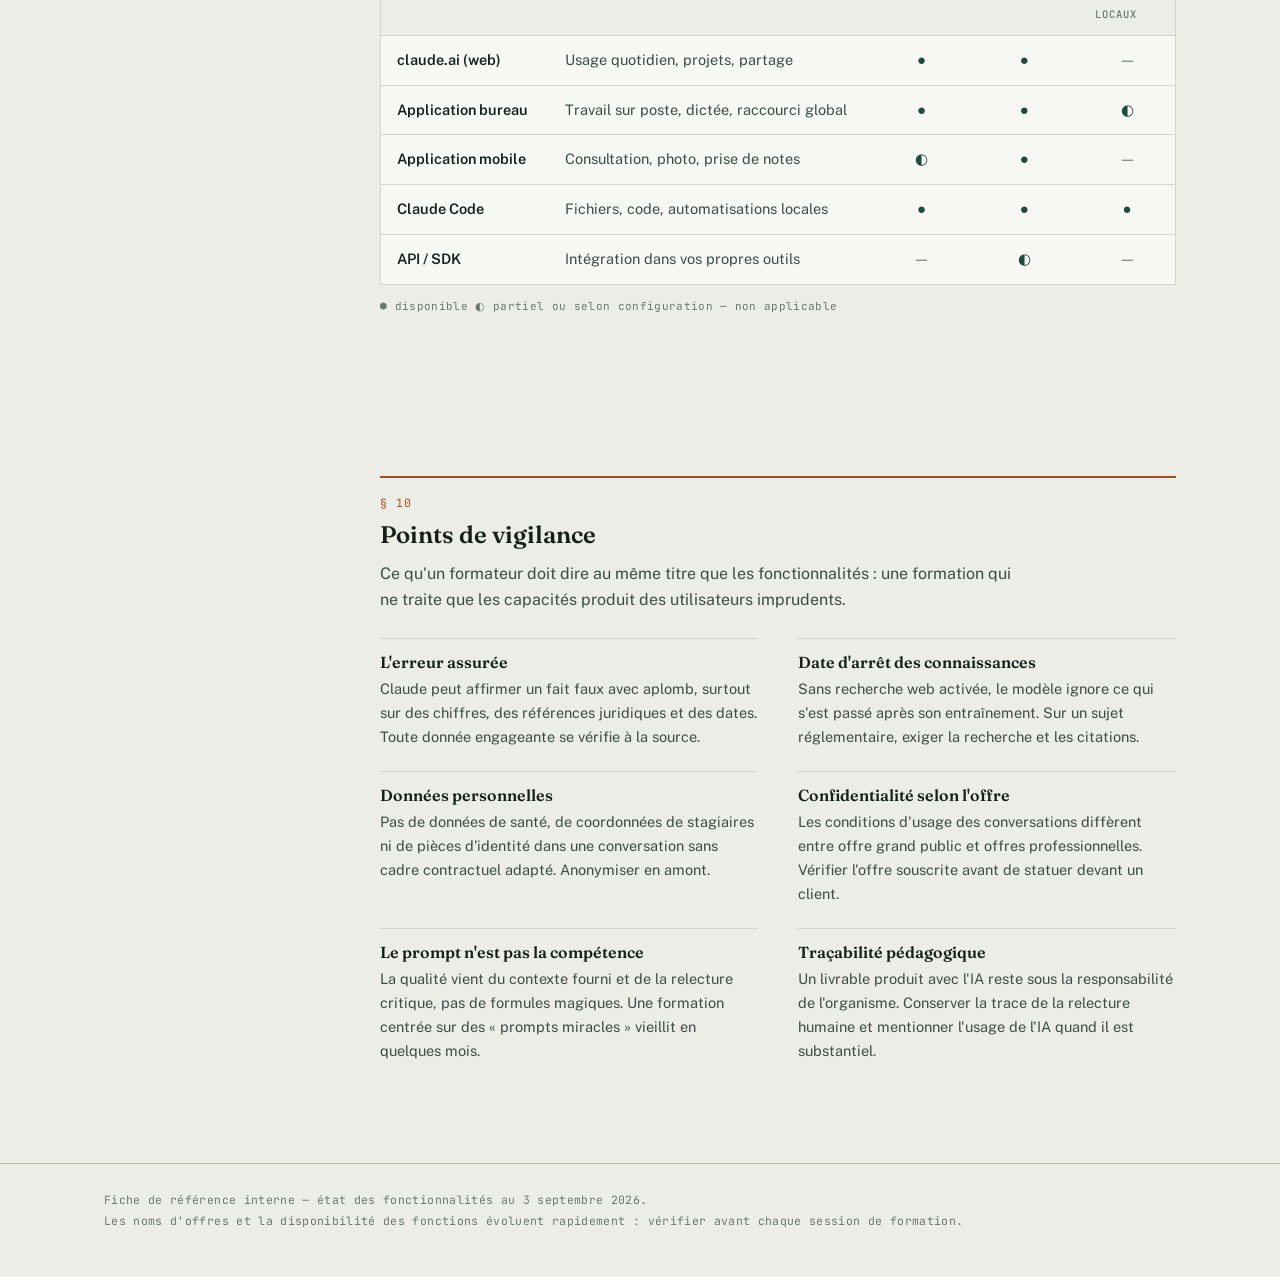
<file: claude-fonctionnalites.html>
<!DOCTYPE html>
<html lang="fr">
<head>
<meta charset="utf-8">
<meta name="viewport" content="width=device-width, initial-scale=1">
<meta name="description" content="Inventaire des principales fonctionnalités de Claude, classées par usage, avec leur traduction pédagogique pour un organisme de formation.">
<style>html{color-scheme:light dark}body{margin:0}img{max-width:100%}[hidden]{display:none!important}</style>
<title>Registre des capacités de Claude</title>
<link rel="preconnect" href="https://fonts.googleapis.com">
<link rel="preconnect" href="https://fonts.gstatic.com" crossorigin>
<link rel="stylesheet" href="https://fonts.googleapis.com/css2?family=Fraunces:opsz,wght@9..144,400;9..144,600;9..144,700&family=Public+Sans:wght@400;500;600&family=JetBrains+Mono:wght@400;500&display=swap">
<style>
:root{
  --paper:#EDEDE7;
  --surface:#F7F7F3;
  --ink:#15201A;
  --ink-2:#3E4C45;
  --ink-3:#6C776F;
  --rule:#D3D4CA;
  --rule-strong:#B9BBAF;
  --accent:#1F4A3C;
  --accent-soft:#DEE7E1;
  --signal:#A84E19;
  --signal-soft:#EFE3D8;
  --maxw:1160px;
}
@media (prefers-color-scheme: dark){
  :root:not([data-theme="light"]){
    --paper:#131714;
    --surface:#1B201C;
    --ink:#E8EAE2;
    --ink-2:#B7BEB5;
    --ink-3:#879088;
    --rule:#2C332D;
    --rule-strong:#3D453E;
    --accent:#8CC4A8;
    --accent-soft:#1F2C25;
    --signal:#E29457;
    --signal-soft:#2E2318;
  }
}
:root[data-theme="dark"]{
  --paper:#131714;
  --surface:#1B201C;
  --ink:#E8EAE2;
  --ink-2:#B7BEB5;
  --ink-3:#879088;
  --rule:#2C332D;
  --rule-strong:#3D453E;
  --accent:#8CC4A8;
  --accent-soft:#1F2C25;
  --signal:#E29457;
  --signal-soft:#2E2318;
}

*,*::before,*::after{box-sizing:border-box;}
body{
  margin:0;
  background:var(--paper);
  color:var(--ink-2);
  font-family:"Public Sans","Helvetica Neue",Arial,sans-serif;
  font-size:16px;
  line-height:1.65;
  -webkit-font-smoothing:antialiased;
}
h1,h2,h3{
  font-family:Fraunces,"Iowan Old Style","Palatino Linotype",Georgia,serif;
  color:var(--ink);
  margin:0;
  text-wrap:balance;
  font-weight:600;
  line-height:1.15;
}
p{margin:0;}
a{color:var(--accent);text-underline-offset:3px;}
:focus-visible{outline:2px solid var(--signal);outline-offset:3px;border-radius:2px;}

.wrap{max-width:var(--maxw);margin:0 auto;padding:0 clamp(20px,4vw,44px);}

/* ---------- Bandeau de tête ---------- */
.masthead{border-bottom:1px solid var(--rule-strong);padding:clamp(38px,6vw,72px) 0 clamp(28px,4vw,44px);}
.kicker{
  font-family:"JetBrains Mono",ui-monospace,SFMono-Regular,Menlo,monospace;
  font-size:11.5px;letter-spacing:.14em;text-transform:uppercase;color:var(--ink-3);
  display:block;margin-bottom:18px;
}
.masthead h1{font-size:clamp(2.4rem,6vw,4.1rem);letter-spacing:-.02em;max-width:16ch;}
.masthead h1 em{font-style:italic;color:var(--accent);}
.deck{margin-top:22px;max-width:62ch;font-size:clamp(1.02rem,1.6vw,1.16rem);color:var(--ink-2);}
.meta-strip{
  display:flex;flex-wrap:wrap;gap:10px 28px;margin-top:30px;
  font-family:"JetBrains Mono",ui-monospace,monospace;font-size:11.5px;color:var(--ink-3);
  letter-spacing:.03em;
}
.meta-strip span b{color:var(--ink-2);font-weight:500;}

/* ---------- Corps : rail + registre ---------- */
.body-grid{display:grid;grid-template-columns:212px minmax(0,1fr);gap:clamp(32px,5vw,72px);padding:clamp(30px,4vw,52px) 0 0;}
.rail{position:sticky;top:24px;align-self:start;}
.rail h2{font-family:"JetBrains Mono",ui-monospace,monospace;font-size:11.5px;font-weight:500;letter-spacing:.14em;text-transform:uppercase;color:var(--ink-3);margin-bottom:14px;}
.rail ol{list-style:none;margin:0;padding:0;display:flex;flex-direction:column;}
.rail li{border-top:1px solid var(--rule);}
.rail li:last-child{border-bottom:1px solid var(--rule);}
.rail a{
  display:grid;grid-template-columns:26px 1fr;gap:8px;align-items:baseline;
  padding:9px 0;text-decoration:none;color:var(--ink-2);font-size:14px;line-height:1.35;
}
.rail a span{font-family:"JetBrains Mono",ui-monospace,monospace;font-size:11px;color:var(--ink-3);}
.rail a:hover{color:var(--accent);}
.rail a:hover span{color:var(--accent);}
.rail .rail-note{
  margin-top:22px;padding:14px;border-left:2px solid var(--signal);background:var(--signal-soft);
  font-size:13px;line-height:1.55;color:var(--ink-2);
}

.register{display:flex;flex-direction:column;gap:clamp(44px,6vw,72px);}

.entry{scroll-margin-top:24px;}
.entry-head{border-top:2px solid var(--ink);padding-top:16px;}
.entry-ref{
  font-family:"JetBrains Mono",ui-monospace,monospace;font-size:11.5px;letter-spacing:.1em;
  color:var(--signal);display:block;margin-bottom:8px;
}
.entry-head h2{font-size:clamp(1.55rem,3vw,2.1rem);letter-spacing:-.015em;}
.entry-head .lede{margin-top:12px;max-width:64ch;font-size:1.02rem;}

.feats{display:grid;grid-template-columns:repeat(auto-fit,minmax(258px,1fr));gap:1px;background:var(--rule);border:1px solid var(--rule);margin-top:26px;}
.feat{background:var(--surface);padding:20px 22px 22px;display:flex;flex-direction:column;gap:8px;}
.feat .tag{
  font-family:"JetBrains Mono",ui-monospace,monospace;font-size:10.5px;letter-spacing:.11em;
  text-transform:uppercase;color:var(--ink-3);
}
.feat h3{font-size:1.09rem;font-weight:600;letter-spacing:-.005em;}
.feat p{font-size:14.5px;line-height:1.6;}

.note{
  margin-top:22px;border-left:2px solid var(--accent);background:var(--accent-soft);
  padding:16px 20px;display:grid;grid-template-columns:auto 1fr;gap:6px 16px;align-items:baseline;
}
.note b{
  font-family:"JetBrains Mono",ui-monospace,monospace;font-size:10.5px;letter-spacing:.11em;
  text-transform:uppercase;color:var(--accent);font-weight:500;white-space:nowrap;
}
.note p{font-size:14.5px;color:var(--ink-2);}

/* ---------- Matrice des surfaces ---------- */
.matrix-section{margin-top:clamp(56px,7vw,90px);border-top:2px solid var(--ink);padding-top:16px;}
.table-scroll{overflow-x:auto;margin-top:24px;border:1px solid var(--rule);}
table{border-collapse:collapse;width:100%;min-width:660px;background:var(--surface);font-size:14.5px;}
caption{text-align:left;padding:0 0 12px;font-size:14px;color:var(--ink-3);}
th,td{padding:12px 16px;text-align:left;border-bottom:1px solid var(--rule);vertical-align:top;}
thead th{
  font-family:"JetBrains Mono",ui-monospace,monospace;font-size:10.5px;letter-spacing:.1em;
  text-transform:uppercase;color:var(--ink-3);font-weight:500;background:var(--paper);
}
tbody th{font-weight:600;color:var(--ink);white-space:nowrap;}
tbody tr:last-child th,tbody tr:last-child td{border-bottom:none;}
td.mark{font-variant-numeric:tabular-nums;text-align:center;width:96px;color:var(--accent);font-size:15px;}
td.mark.off{color:var(--ink-3);}
.legend{margin-top:12px;font-family:"JetBrains Mono",ui-monospace,monospace;font-size:11px;color:var(--ink-3);letter-spacing:.03em;}

/* ---------- Vigilance ---------- */
.caution{margin-top:clamp(56px,7vw,90px);border-top:2px solid var(--signal);padding-top:16px;}
.caution-list{list-style:none;margin:24px 0 0;padding:0;display:grid;grid-template-columns:repeat(auto-fit,minmax(280px,1fr));gap:22px 40px;}
.caution-list li{border-top:1px solid var(--rule);padding-top:14px;}
.caution-list h3{font-size:1rem;margin-bottom:6px;}
.caution-list p{font-size:14.5px;}

/* ---------- Pied ---------- */
footer{margin-top:clamp(60px,8vw,100px);border-top:1px solid var(--rule-strong);padding:26px 0 46px;}
footer p{font-family:"JetBrains Mono",ui-monospace,monospace;font-size:11.5px;color:var(--ink-3);letter-spacing:.03em;line-height:1.8;}

@media (max-width:900px){
  .body-grid{grid-template-columns:1fr;gap:34px;}
  .rail{position:static;}
  .rail ol{display:grid;grid-template-columns:repeat(auto-fit,minmax(190px,1fr));gap:0 24px;}
  .rail li:last-child{border-bottom:none;}
}
@media (prefers-reduced-motion:reduce){
  *{animation:none !important;transition:none !important;}
}
</style>
</head>
<body>
<header class="masthead">
  <div class="wrap">
    <span class="kicker">Fiche de référence — IA générative</span>
    <h1>Ce que sait faire <em>Claude</em></h1>
    <p class="deck">Un inventaire des capacités de l'assistant d'Anthropic, classé par usage et non par nom de bouton&nbsp;: à chaque famille de fonctionnalités, ce qu'elle fait réellement et ce qu'elle change dans le travail quotidien d'un organisme de formation.</p>
    <div class="meta-strip">
      <span>Rédigé le <b>3 septembre 2026</b></span>
      <span>Portée <b>claude.ai · applications · Claude Code · API</b></span>
      <span>Modèles cités <b>Opus 5 · Sonnet 5 · Haiku 4.5</b></span>
    </div>
  </div>
</header>

<div class="wrap">
  <div class="body-grid">

    <nav class="rail" aria-label="Sommaire">
      <h2>Sommaire</h2>
      <ol>
        <li><a href="#s1"><span>§1</span>Comprendre et raisonner</a></li>
        <li><a href="#s2"><span>§2</span>Lire vos documents</a></li>
        <li><a href="#s3"><span>§3</span>Produire des livrables</a></li>
        <li><a href="#s4"><span>§4</span>Travailler par projet</a></li>
        <li><a href="#s5"><span>§5</span>Automatiser vos méthodes</a></li>
        <li><a href="#s6"><span>§6</span>Se brancher sur vos outils</a></li>
        <li><a href="#s7"><span>§7</span>Chercher et sourcer</a></li>
        <li><a href="#s8"><span>§8</span>Coder et automatiser</a></li>
        <li><a href="#surfaces"><span>§9</span>Où l'utiliser</a></li>
        <li><a href="#vigilance"><span>§10</span>Points de vigilance</a></li>
      </ol>
      <p class="rail-note">Chaque section se termine par une note <b>« En formation »</b>&nbsp;: la traduction pédagogique de la fonctionnalité, utilisable telle quelle dans un déroulé de module.</p>
    </nav>

    <main class="register">

      <section class="entry" id="s1">
        <div class="entry-head">
          <span class="entry-ref">§ 1</span>
          <h2>Comprendre et raisonner</h2>
          <p class="lede">Le socle&nbsp;: un modèle de langage qui suit une consigne longue, tient une conversation de plusieurs heures sans perdre le fil, et sait ralentir quand le problème le mérite.</p>
        </div>
        <div class="feats">
          <article class="feat">
            <span class="tag">Trois modèles</span>
            <h3>Opus, Sonnet, Haiku</h3>
            <p>Opus 5 pour l'analyse difficile et la rédaction exigeante, Sonnet 5 pour l'usage courant, Haiku 4.5 pour les tâches répétitives à haut volume. Le choix se fait dans un menu, sans changer de méthode de travail.</p>
          </article>
          <article class="feat">
            <span class="tag">Réflexion étendue</span>
            <h3>Le mode « réfléchir avant de répondre »</h3>
            <p>Claude peut dérouler un raisonnement visible avant de conclure. Utile pour un calcul de coûts pédagogiques, un arbitrage réglementaire ou la relecture d'un raisonnement à étapes.</p>
          </article>
          <article class="feat">
            <span class="tag">Fenêtre de contexte</span>
            <h3>Des centaines de pages en mémoire vive</h3>
            <p>Un référentiel de certification, un catalogue de formations et douze comptes rendus tiennent dans une même conversation&nbsp;: Claude les compare sans qu'on ait à les résumer d'abord.</p>
          </article>
          <article class="feat">
            <span class="tag">Langues</span>
            <h3>Français de travail, pas français traduit</h3>
            <p>Rédaction, reformulation et traduction dans une trentaine de langues, avec un français administratif et pédagogique correct — Qualiopi, OPCO, CPF, France&nbsp;Travail inclus.</p>
          </article>
        </div>
        <aside class="note"><b>En formation</b><p>Premier module d'un parcours&nbsp;: faire choisir le bon modèle selon la tâche. C'est l'exercice qui fait le plus vite comprendre qu'un assistant IA n'est pas un moteur de recherche.</p></aside>
      </section>

      <section class="entry" id="s2">
        <div class="entry-head">
          <span class="entry-ref">§ 2</span>
          <h2>Lire vos documents</h2>
          <p class="lede">On dépose des fichiers dans la conversation, Claude les lit vraiment&nbsp;: texte, tableaux, images, captures d'écran, schémas manuscrits.</p>
        </div>
        <div class="feats">
          <article class="feat">
            <span class="tag">Fichiers</span>
            <h3>PDF, Word, Excel, CSV, PowerPoint</h3>
            <p>Extraction, synthèse, comparaison de versions, repérage d'incohérences entre deux documents. Un PDF de 200 pages est traité en une requête.</p>
          </article>
          <article class="feat">
            <span class="tag">Vision</span>
            <h3>Images et captures d'écran</h3>
            <p>Claude décrit un graphique, lit un tableau photographié, explique un message d'erreur à partir d'une capture, transcrit un tableau blanc de réunion.</p>
          </article>
          <article class="feat">
            <span class="tag">Données</span>
            <h3>Analyse de tableurs</h3>
            <p>Un fichier de suivi d'inscriptions déposé dans le chat&nbsp;: Claude calcule, croise, détecte les doublons et les lignes incomplètes, puis rend un tableau propre.</p>
          </article>
        </div>
        <aside class="note"><b>En formation</b><p>Exercice à fort effet&nbsp;: faire déposer aux stagiaires leur propre fichier de travail — un émargement, un devis, un bilan pédagogique — plutôt qu'un jeu de données fictif.</p></aside>
      </section>

      <section class="entry" id="s3">
        <div class="entry-head">
          <span class="entry-ref">§ 3</span>
          <h2>Produire des livrables</h2>
          <p class="lede">La différence avec un simple chat&nbsp;: la réponse sort de la conversation et devient un objet — page, document, tableur, petite application — que l'on garde, modifie et partage.</p>
        </div>
        <div class="feats">
          <article class="feat">
            <span class="tag">Artifacts</span>
            <h3>Un livrable à côté du dialogue</h3>
            <p>Page web, tableau de bord, quiz interactif, calculateur, schéma&nbsp;: l'objet s'affiche dans un panneau dédié, se met à jour au fil des demandes et s'ouvre par un lien.</p>
          </article>
          <article class="feat">
            <span class="tag">Édition en place</span>
            <h3>Corriger en désignant</h3>
            <p>On surligne le passage à changer dans l'artifact, on tape la consigne, Claude modifie ce point-là sans régénérer l'ensemble.</p>
          </article>
          <article class="feat">
            <span class="tag">Fichiers bureautiques</span>
            <h3>Word, Excel, PowerPoint, PDF</h3>
            <p>Claude exécute du code pour fabriquer de vrais fichiers téléchargeables&nbsp;: un livret d'exercices, une grille d'évaluation, une trame de convention, un support de cours.</p>
          </article>
          <article class="feat">
            <span class="tag">Exécution de code</span>
            <h3>Calculs et graphiques vérifiés</h3>
            <p>Plutôt que d'estimer un résultat, Claude écrit et exécute le calcul, puis en montre la sortie. Les chiffres produits sont reproductibles.</p>
          </article>
        </div>
        <aside class="note"><b>En formation</b><p>C'est ici que se joue la démonstration de valeur devant un financeur&nbsp;: une heure d'atelier suffit pour repartir avec un support de cours complet et un quiz d'évaluation.</p></aside>
      </section>

      <section class="entry" id="s4">
        <div class="entry-head">
          <span class="entry-ref">§ 4</span>
          <h2>Travailler par projet</h2>
          <p class="lede">Un espace par sujet, avec ses documents de référence et ses consignes permanentes&nbsp;: on cesse de réexpliquer son contexte à chaque conversation.</p>
        </div>
        <div class="feats">
          <article class="feat">
            <span class="tag">Projects</span>
            <h3>Base de connaissances dédiée</h3>
            <p>On y dépose le référentiel qualité, la charte éditoriale, les modèles de documents. Toutes les conversations du projet s'y appuient automatiquement.</p>
          </article>
          <article class="feat">
            <span class="tag">Instructions</span>
            <h3>Un cadre permanent</h3>
            <p>Ton, format de sortie, vocabulaire métier, interdits&nbsp;: écrits une fois dans le projet, appliqués à chaque échange sans rappel.</p>
          </article>
          <article class="feat">
            <span class="tag">Mémoire</span>
            <h3>Continuité entre conversations</h3>
            <p>Claude peut retenir vos préférences de travail d'une session à l'autre. La fonction s'active, se consulte et se vide à la demande.</p>
          </article>
          <article class="feat">
            <span class="tag">Équipe</span>
            <h3>Partage interne</h3>
            <p>Sur les offres Team et Enterprise, un projet se partage&nbsp;: les formateurs travaillent sur le même socle documentaire et les mêmes consignes.</p>
          </article>
        </div>
        <aside class="note"><b>En formation</b><p>Un projet par domaine — bureautique, numérique, IA générative — plutôt qu'un projet par client&nbsp;: la mutualisation des trames pèse plus lourd que la personnalisation.</p></aside>
      </section>

      <section class="entry" id="s5">
        <div class="entry-head">
          <span class="entry-ref">§ 5</span>
          <h2>Automatiser vos méthodes</h2>
          <p class="lede">Une procédure que l'on répète — construire un plan de formation, évaluer un dossier de certification, mettre en forme une facture — s'écrit une fois et devient une compétence de Claude.</p>
        </div>
        <div class="feats">
          <article class="feat">
            <span class="tag">Skills</span>
            <h3>Des procédures réutilisables</h3>
            <p>Un dossier d'instructions, de gabarits et de scripts que Claude charge de lui-même quand la demande correspond. Le résultat est identique d'une fois sur l'autre.</p>
          </article>
          <article class="feat">
            <span class="tag">Déclenchement</span>
            <h3>Appelées par le sujet, pas par un menu</h3>
            <p>Chaque compétence décrit ses cas d'usage&nbsp;; Claude choisit celle qui s'applique. On peut aussi l'invoquer explicitement par son nom.</p>
          </article>
          <article class="feat">
            <span class="tag">Sous-agents</span>
            <h3>Déléguer une tâche annexe</h3>
            <p>Une recherche large ou une relecture systématique part vers un agent secondaire qui ne rend que sa conclusion, sans encombrer la conversation principale.</p>
          </article>
        </div>
        <aside class="note"><b>En formation</b><p>Le vrai gisement de productivité pour un organisme&nbsp;: transformer ses cinq procédures les plus répétitives en compétences, plutôt que de former aux prompts un par un.</p></aside>
      </section>

      <section class="entry" id="s6">
        <div class="entry-head">
          <span class="entry-ref">§ 6</span>
          <h2>Se brancher sur vos outils</h2>
          <p class="lede">Claude ne se limite pas à ce qu'on lui colle&nbsp;: via des connecteurs, il lit et écrit dans les applications où vivent déjà les données.</p>
        </div>
        <div class="feats">
          <article class="feat">
            <span class="tag">Connecteurs</span>
            <h3>Gmail, Drive, Agenda, Slack, Notion…</h3>
            <p>Retrouver un devis dans Drive, préparer une réponse à un courriel, créer un compte rendu dans Notion, poser une session dans l'agenda&nbsp;: sans copier-coller.</p>
          </article>
          <article class="feat">
            <span class="tag">MCP</span>
            <h3>Un protocole ouvert</h3>
            <p>Le Model Context Protocol est le standard qui décrit ces branchements. Toute application qui l'implémente devient accessible à Claude, y compris un outil interne.</p>
          </article>
          <article class="feat">
            <span class="tag">Contrôle</span>
            <h3>Autorisations explicites</h3>
            <p>Chaque connecteur s'active individuellement et demande confirmation avant une action qui écrit ou envoie. Un administrateur peut restreindre la liste pour toute l'organisation.</p>
          </article>
        </div>
        <aside class="note"><b>En formation</b><p>À traiter en présence du référent informatique du client&nbsp;: c'est le point où la question « et nos données ? » se pose, et où une réponse précise fait la différence.</p></aside>
      </section>

      <section class="entry" id="s7">
        <div class="entry-head">
          <span class="entry-ref">§ 7</span>
          <h2>Chercher et sourcer</h2>
          <p class="lede">Le modèle a une date d'arrêt de connaissances&nbsp;; la recherche web la contourne, et les citations rendent le résultat vérifiable.</p>
        </div>
        <div class="feats">
          <article class="feat">
            <span class="tag">Recherche web</span>
            <h3>Information à jour</h3>
            <p>Claude interroge le web quand la question l'exige — un taux, une date de réforme, une version de logiciel — et cite les pages utilisées.</p>
          </article>
          <article class="feat">
            <span class="tag">Recherche approfondie</span>
            <h3>Enquête multi-sources</h3>
            <p>Sur une question large, Claude enchaîne des dizaines de recherches et rend une note structurée avec ses références. Compter plusieurs minutes de traitement.</p>
          </article>
          <article class="feat">
            <span class="tag">Citations</span>
            <h3>Traçabilité</h3>
            <p>Chaque affirmation issue du web pointe vers sa source. C'est ce qui rend l'usage compatible avec une veille réglementaire opposable.</p>
          </article>
        </div>
        <aside class="note"><b>En formation</b><p>Support direct de l'indicateur&nbsp;24 de Qualiopi&nbsp;: une veille légale et pédagogique documentée, datée et sourcée, produite en une session hebdomadaire.</p></aside>
      </section>

      <section class="entry" id="s8">
        <div class="entry-head">
          <span class="entry-ref">§ 8</span>
          <h2>Coder et automatiser</h2>
          <p class="lede">Pour les publics techniques et pour vos propres outils internes&nbsp;: Claude agit sur un dépôt de code, ou s'intègre dans une application par l'API.</p>
        </div>
        <div class="feats">
          <article class="feat">
            <span class="tag">Claude Code</span>
            <h3>Un agent dans le terminal</h3>
            <p>Il lit le projet, écrit les fichiers, lance les tests, corrige ce qui casse, prépare le commit. Disponible en ligne de commande, dans les IDE, sur le web et en application de bureau.</p>
          </article>
          <article class="feat">
            <span class="tag">API</span>
            <h3>Intégration applicative</h3>
            <p>Appels directs au modèle depuis vos scripts et vos automatisations Make ou n8n, avec appel d'outils, traitement par lot et mise en cache des invites pour réduire le coût.</p>
          </article>
          <article class="feat">
            <span class="tag">Agent SDK</span>
            <h3>Construire ses propres agents</h3>
            <p>La même boucle d'agent que Claude Code, réutilisable pour bâtir un assistant métier — par exemple un générateur de programmes conforme à vos gabarits.</p>
          </article>
        </div>
        <aside class="note"><b>En formation</b><p>Utile même sans public développeur&nbsp;: la version bureau de Claude Code sert à faire manipuler des fichiers en masse — renommer, convertir, fusionner — sans écrire une ligne de code.</p></aside>
      </section>

      <section class="matrix-section" id="surfaces">
        <span class="entry-ref">§ 9</span>
        <h2>Où l'utiliser</h2>
        <p class="lede" style="margin-top:12px;max-width:64ch;">Les fonctionnalités ne sont pas toutes présentes partout. Repère rapide avant de bâtir un déroulé de séance et de vérifier ce que les stagiaires auront réellement sous les yeux.</p>
        <div class="table-scroll">
          <table>
            <thead>
              <tr>
                <th scope="col">Surface</th>
                <th scope="col">Usage principal</th>
                <th scope="col">Artifacts</th>
                <th scope="col">Connecteurs</th>
                <th scope="col">Accès fichiers locaux</th>
              </tr>
            </thead>
            <tbody>
              <tr>
                <th scope="row">claude.ai (web)</th>
                <td>Usage quotidien, projets, partage</td>
                <td class="mark">●</td>
                <td class="mark">●</td>
                <td class="mark off">—</td>
              </tr>
              <tr>
                <th scope="row">Application bureau</th>
                <td>Travail sur poste, dictée, raccourci global</td>
                <td class="mark">●</td>
                <td class="mark">●</td>
                <td class="mark">◐</td>
              </tr>
              <tr>
                <th scope="row">Application mobile</th>
                <td>Consultation, photo, prise de notes</td>
                <td class="mark">◐</td>
                <td class="mark">●</td>
                <td class="mark off">—</td>
              </tr>
              <tr>
                <th scope="row">Claude Code</th>
                <td>Fichiers, code, automatisations locales</td>
                <td class="mark">●</td>
                <td class="mark">●</td>
                <td class="mark">●</td>
              </tr>
              <tr>
                <th scope="row">API / SDK</th>
                <td>Intégration dans vos propres outils</td>
                <td class="mark off">—</td>
                <td class="mark">◐</td>
                <td class="mark off">—</td>
              </tr>
            </tbody>
          </table>
        </div>
        <p class="legend">● disponible   ◐ partiel ou selon configuration   — non applicable</p>
      </section>

      <section class="caution" id="vigilance">
        <span class="entry-ref">§ 10</span>
        <h2>Points de vigilance</h2>
        <p class="lede" style="margin-top:12px;max-width:64ch;">Ce qu'un formateur doit dire au même titre que les fonctionnalités&nbsp;: une formation qui ne traite que les capacités produit des utilisateurs imprudents.</p>
        <ul class="caution-list">
          <li>
            <h3>L'erreur assurée</h3>
            <p>Claude peut affirmer un fait faux avec aplomb, surtout sur des chiffres, des références juridiques et des dates. Toute donnée engageante se vérifie à la source.</p>
          </li>
          <li>
            <h3>Date d'arrêt des connaissances</h3>
            <p>Sans recherche web activée, le modèle ignore ce qui s'est passé après son entraînement. Sur un sujet réglementaire, exiger la recherche et les citations.</p>
          </li>
          <li>
            <h3>Données personnelles</h3>
            <p>Pas de données de santé, de coordonnées de stagiaires ni de pièces d'identité dans une conversation sans cadre contractuel adapté. Anonymiser en amont.</p>
          </li>
          <li>
            <h3>Confidentialité selon l'offre</h3>
            <p>Les conditions d'usage des conversations diffèrent entre offre grand public et offres professionnelles. Vérifier l'offre souscrite avant de statuer devant un client.</p>
          </li>
          <li>
            <h3>Le prompt n'est pas la compétence</h3>
            <p>La qualité vient du contexte fourni et de la relecture critique, pas de formules magiques. Une formation centrée sur des « prompts miracles » vieillit en quelques mois.</p>
          </li>
          <li>
            <h3>Traçabilité pédagogique</h3>
            <p>Un livrable produit avec l'IA reste sous la responsabilité de l'organisme. Conserver la trace de la relecture humaine et mentionner l'usage de l'IA quand il est substantiel.</p>
          </li>
        </ul>
      </section>

    </main>
  </div>
</div>

<footer>
  <div class="wrap">
    <p>Fiche de référence interne — état des fonctionnalités au 3 septembre 2026.<br>Les noms d'offres et la disponibilité des fonctions évoluent rapidement&nbsp;: vérifier avant chaque session de formation.</p>
  </div>
</footer>
</body>
</html>
</file>
<file: styles.css>
/* ===========================
   CSS Variables - LIGHT THEME
   =========================== */
:root {
    --primary: #4f46e5;
    --primary-dark: #4338ca;
    --primary-light: #6366f1;
    --secondary: #0ea5e9;
    --accent: #f59e0b;
    --bg: #ffffff;
    --bg-soft: #f8fafc;
    --bg-card: #ffffff;
    --bg-card-hover: #f1f5f9;
    --bg-section-alt: #f1f5f9;
    --text: #334155;
    --text-muted: #64748b;
    --text-heading: #0f172a;
    --border: #e2e8f0;
    --border-hover: #cbd5e1;
    --success: #10b981;
    --danger: #ef4444;
    --gradient: linear-gradient(135deg, var(--primary), var(--secondary));
    --gradient-text: linear-gradient(135deg, #4f46e5, #0ea5e9, #4f46e5);
    --radius: 12px;
    --radius-lg: 20px;
    --shadow-sm: 0 1px 3px rgba(0, 0, 0, 0.06);
    --shadow: 0 4px 20px rgba(0, 0, 0, 0.06);
    --shadow-lg: 0 8px 40px rgba(0, 0, 0, 0.08);
    --shadow-primary: 0 4px 20px rgba(79, 70, 229, 0.25);
    --transition: 0.3s cubic-bezier(0.4, 0, 0.2, 1);
}

*,
*::before,
*::after {
    margin: 0;
    padding: 0;
    box-sizing: border-box;
}

html {
    scroll-behavior: smooth;
    scroll-padding-top: 80px;
}

body {
    font-family: 'Inter', -apple-system, BlinkMacSystemFont, sans-serif;
    background: var(--bg);
    color: var(--text);
    line-height: 1.7;
    overflow-x: hidden;
}

a { color: inherit; text-decoration: none; }
ul { list-style: none; }
img { max-width: 100%; display: block; }

.container {
    max-width: 1200px;
    margin: 0 auto;
    padding: 0 24px;
}

/* ===========================
   Navigation
   =========================== */
.navbar {
    position: fixed;
    top: 0;
    left: 0;
    right: 0;
    z-index: 1000;
    padding: 16px 0;
    transition: var(--transition);
    background: transparent;
}

.navbar.scrolled {
    background: rgba(255, 255, 255, 0.95);
    backdrop-filter: blur(20px);
    border-bottom: 1px solid var(--border);
    padding: 10px 0;
    box-shadow: var(--shadow-sm);
}

.nav-container {
    max-width: 1200px;
    margin: 0 auto;
    padding: 0 24px;
    display: flex;
    align-items: center;
    justify-content: space-between;
}

.nav-logo {
    font-size: 1.3rem;
    font-weight: 700;
    color: var(--text-heading);
    display: flex;
    align-items: center;
    gap: 8px;
}

.logo-icon {
    font-size: 1.5rem;
    background: var(--gradient);
    -webkit-background-clip: text;
    -webkit-text-fill-color: transparent;
    background-clip: text;
}

.nav-links {
    display: flex;
    align-items: center;
    gap: 32px;
}

.nav-links a {
    font-size: 0.9rem;
    font-weight: 500;
    color: var(--text-muted);
    transition: var(--transition);
    position: relative;
}

.nav-links a:hover { color: var(--primary); }

.nav-links a::after {
    content: '';
    position: absolute;
    bottom: -4px;
    left: 0;
    width: 0;
    height: 2px;
    background: var(--gradient);
    transition: var(--transition);
}

.nav-links a:hover::after { width: 100%; }

.nav-cta {
    background: var(--gradient) !important;
    padding: 10px 22px !important;
    border-radius: 8px;
    color: white !important;
    font-weight: 600 !important;
    box-shadow: var(--shadow-primary);
}

.nav-cta::after { display: none !important; }
.nav-cta:hover { opacity: 0.9; transform: translateY(-1px); }

.nav-toggle {
    display: none;
    flex-direction: column;
    gap: 5px;
    background: none;
    border: none;
    cursor: pointer;
    padding: 4px;
}

.nav-toggle span {
    display: block;
    width: 24px;
    height: 2px;
    background: var(--text-heading);
    transition: var(--transition);
}

/* ===========================
   Hero Section
   =========================== */
.hero {
    min-height: 100vh;
    display: flex;
    align-items: center;
    position: relative;
    overflow: hidden;
    padding: 120px 0 80px;
    background: linear-gradient(170deg, #eef2ff 0%, #f8fafc 40%, #ffffff 100%);
}

.hero-bg-effects {
    position: absolute;
    inset: 0;
    pointer-events: none;
}

.hero-orb {
    position: absolute;
    border-radius: 50%;
    filter: blur(100px);
    opacity: 0.15;
}

.hero-orb-1 {
    width: 600px;
    height: 600px;
    background: var(--primary);
    top: -200px;
    right: -150px;
    animation: float 10s ease-in-out infinite;
}

.hero-orb-2 {
    width: 500px;
    height: 500px;
    background: var(--secondary);
    bottom: -200px;
    left: -150px;
    animation: float 12s ease-in-out infinite reverse;
}

@keyframes float {
    0%, 100% { transform: translateY(0); }
    50% { transform: translateY(-30px); }
}

.hero-content {
    position: relative;
    z-index: 2;
    text-align: center;
    max-width: 820px;
    margin: 0 auto;
}

.hero-badge {
    display: inline-block;
    padding: 8px 18px;
    background: rgba(79, 70, 229, 0.08);
    border: 1px solid rgba(79, 70, 229, 0.2);
    border-radius: 50px;
    font-size: 0.85rem;
    font-weight: 600;
    color: var(--primary);
    margin-bottom: 28px;
}

.hero h1 {
    font-size: clamp(2.5rem, 6vw, 3.8rem);
    font-weight: 900;
    line-height: 1.15;
    color: var(--text-heading);
    margin-bottom: 24px;
}

.gradient-text {
    background: var(--gradient-text);
    -webkit-background-clip: text;
    -webkit-text-fill-color: transparent;
    background-clip: text;
    background-size: 200% auto;
    animation: shimmer 3s linear infinite;
}

@keyframes shimmer {
    0% { background-position: 0% center; }
    100% { background-position: 200% center; }
}

.hero-subtitle {
    font-size: 1.15rem;
    color: var(--text-muted);
    max-width: 640px;
    margin: 0 auto 40px;
    line-height: 1.8;
}

.hero-actions {
    display: flex;
    gap: 16px;
    justify-content: center;
    flex-wrap: wrap;
    margin-bottom: 56px;
}

/* Buttons */
.btn {
    display: inline-flex;
    align-items: center;
    gap: 8px;
    padding: 14px 28px;
    border-radius: 10px;
    font-size: 0.95rem;
    font-weight: 600;
    cursor: pointer;
    transition: var(--transition);
    border: none;
    font-family: inherit;
}

.btn-primary {
    background: var(--gradient);
    color: white;
    box-shadow: var(--shadow-primary);
}

.btn-primary:hover {
    transform: translateY(-2px);
    box-shadow: 0 8px 30px rgba(79, 70, 229, 0.35);
}

.btn-lg {
    padding: 18px 36px;
    font-size: 1.05rem;
    border-radius: 12px;
}

.btn-ghost {
    background: transparent;
    color: var(--text-heading);
    border: 2px solid var(--border);
}

.btn-ghost:hover {
    border-color: var(--primary);
    color: var(--primary);
    transform: translateY(-2px);
}

.btn-card {
    background: var(--gradient);
    color: white;
    padding: 10px 20px;
    font-size: 0.85rem;
}

.btn-card:hover {
    transform: translateY(-2px);
    box-shadow: var(--shadow-primary);
}

/* Hero Trust */
.hero-trust {
    text-align: center;
}

.trust-label {
    font-size: 0.8rem;
    text-transform: uppercase;
    letter-spacing: 1.5px;
    color: var(--text-muted);
    margin-bottom: 16px;
    font-weight: 500;
}

.trust-logos {
    display: flex;
    justify-content: center;
    gap: 32px;
    flex-wrap: wrap;
}

.trust-logo {
    font-size: 0.9rem;
    font-weight: 700;
    color: var(--border-hover);
    padding: 8px 20px;
    border: 1px solid var(--border);
    border-radius: 8px;
    background: rgba(255, 255, 255, 0.7);
}

/* ===========================
   Stats Bar
   =========================== */
.stats-bar {
    padding: 48px 0;
    background: var(--text-heading);
    color: white;
}

.stats-grid {
    display: grid;
    grid-template-columns: repeat(4, 1fr);
    gap: 32px;
    text-align: center;
}

.stat-number {
    font-size: 2.5rem;
    font-weight: 900;
    color: white;
}

.stat-suffix {
    font-size: 2.5rem;
    font-weight: 900;
    color: white;
}

.stat-label {
    display: block;
    font-size: 0.85rem;
    color: rgba(255, 255, 255, 0.7);
    margin-top: 4px;
}

/* ===========================
   Section Headers
   =========================== */
.section-header {
    text-align: center;
    margin-bottom: 56px;
}

.section-tag {
    display: inline-block;
    padding: 5px 16px;
    background: rgba(79, 70, 229, 0.06);
    border: 1px solid rgba(79, 70, 229, 0.15);
    border-radius: 50px;
    font-size: 0.8rem;
    font-weight: 600;
    color: var(--primary);
    text-transform: uppercase;
    letter-spacing: 1px;
    margin-bottom: 16px;
}

.section-header h2 {
    font-size: clamp(1.8rem, 4vw, 2.5rem);
    font-weight: 800;
    color: var(--text-heading);
    margin-bottom: 16px;
}

.section-header p {
    font-size: 1.05rem;
    color: var(--text-muted);
    max-width: 560px;
    margin: 0 auto;
}

/* ===========================
   Problem / Solution Section
   =========================== */
.problem-section {
    padding: 100px 0;
    background: var(--bg);
}

.problem-grid {
    display: grid;
    grid-template-columns: 1fr 1fr;
    gap: 32px;
    max-width: 900px;
    margin: 0 auto;
}

.problem-card {
    padding: 36px;
    border-radius: var(--radius-lg);
    border: 2px solid;
}

.problem-bad {
    background: #fef2f2;
    border-color: #fecaca;
}

.problem-good {
    background: #f0fdf4;
    border-color: #bbf7d0;
}

.problem-icon {
    font-size: 2rem;
    margin-bottom: 16px;
}

.problem-card h3 {
    font-size: 1.2rem;
    font-weight: 700;
    color: var(--text-heading);
    margin-bottom: 16px;
}

.problem-card ul {
    display: flex;
    flex-direction: column;
    gap: 12px;
}

.problem-card li {
    font-size: 0.95rem;
    color: var(--text);
    padding-left: 8px;
    line-height: 1.6;
}

.problem-bad li::before {
    content: '- ';
    color: var(--danger);
    font-weight: 700;
}

.problem-good li::before {
    content: '+ ';
    color: var(--success);
    font-weight: 700;
}

/* ===========================
   Formations Section
   =========================== */
.formations {
    padding: 100px 0;
    background: var(--bg-section-alt);
}

.filter-bar {
    display: flex;
    justify-content: center;
    gap: 12px;
    margin-bottom: 48px;
    flex-wrap: wrap;
}

.filter-btn {
    padding: 8px 22px;
    border-radius: 50px;
    background: var(--bg-card);
    border: 1px solid var(--border);
    color: var(--text-muted);
    font-size: 0.9rem;
    font-weight: 500;
    cursor: pointer;
    transition: var(--transition);
    font-family: inherit;
}

.filter-btn:hover {
    border-color: var(--primary);
    color: var(--primary);
}

.filter-btn.active {
    background: var(--gradient);
    border-color: transparent;
    color: white;
    box-shadow: var(--shadow-primary);
}

.formations-grid {
    display: grid;
    grid-template-columns: repeat(auto-fill, minmax(340px, 1fr));
    gap: 24px;
}

.formation-card {
    background: var(--bg-card);
    border: 1px solid var(--border);
    border-radius: var(--radius-lg);
    padding: 32px;
    transition: var(--transition);
    position: relative;
    overflow: hidden;
    box-shadow: var(--shadow-sm);
}

.formation-card::before {
    content: '';
    position: absolute;
    top: 0;
    left: 0;
    right: 0;
    height: 3px;
    background: var(--gradient);
    opacity: 0;
    transition: var(--transition);
}

.formation-card:hover {
    transform: translateY(-4px);
    border-color: rgba(79, 70, 229, 0.2);
    box-shadow: var(--shadow-lg);
}

.formation-card:hover::before { opacity: 1; }
.formation-card.hidden { display: none; }

.card-badge {
    display: inline-block;
    padding: 4px 12px;
    border-radius: 50px;
    font-size: 0.75rem;
    font-weight: 600;
    margin-bottom: 16px;
}

.badge-debutant {
    background: #ecfdf5;
    color: #059669;
    border: 1px solid #a7f3d0;
}

.badge-intermediaire {
    background: #fffbeb;
    color: #d97706;
    border: 1px solid #fde68a;
}

.badge-avance {
    background: #fef2f2;
    color: #dc2626;
    border: 1px solid #fecaca;
}

.card-popular {
    position: absolute;
    top: 16px;
    right: 16px;
    background: var(--gradient);
    color: white;
    font-size: 0.7rem;
    font-weight: 700;
    padding: 4px 12px;
    border-radius: 50px;
    text-transform: uppercase;
    letter-spacing: 0.5px;
}

.card-icon {
    font-size: 2.5rem;
    margin-bottom: 16px;
}

.formation-card h3 {
    font-size: 1.2rem;
    font-weight: 700;
    color: var(--text-heading);
    margin-bottom: 12px;
}

.formation-card p {
    font-size: 0.9rem;
    color: var(--text-muted);
    margin-bottom: 20px;
    line-height: 1.7;
}

.card-details {
    margin-bottom: 24px;
    display: flex;
    flex-direction: column;
    gap: 8px;
}

.card-details li {
    display: flex;
    align-items: center;
    gap: 8px;
    font-size: 0.85rem;
    color: var(--text-muted);
}

.detail-icon { font-size: 1rem; }

.card-footer {
    display: flex;
    align-items: center;
    justify-content: space-between;
    padding-top: 20px;
    border-top: 1px solid var(--border);
}

.card-price {
    font-size: 1.4rem;
    font-weight: 800;
    color: var(--text-heading);
}

.formations-cta {
    text-align: center;
    margin-top: 56px;
    padding: 40px;
    background: var(--bg-card);
    border: 2px dashed var(--border);
    border-radius: var(--radius-lg);
}

.formations-cta p {
    font-size: 1.1rem;
    font-weight: 600;
    color: var(--text-heading);
    margin-bottom: 20px;
}

/* ===========================
   Résultats Section
   =========================== */
.resultats {
    padding: 100px 0;
    background: var(--bg);
}

.resultats-grid {
    display: grid;
    grid-template-columns: repeat(4, 1fr);
    gap: 24px;
}

.resultat-card {
    text-align: center;
    padding: 36px 24px;
    border-radius: var(--radius-lg);
    background: var(--bg-card);
    border: 1px solid var(--border);
    box-shadow: var(--shadow-sm);
    transition: var(--transition);
}

.resultat-card:hover {
    transform: translateY(-4px);
    box-shadow: var(--shadow);
    border-color: rgba(79, 70, 229, 0.2);
}

.resultat-metric {
    font-size: 2.8rem;
    font-weight: 900;
    background: var(--gradient);
    -webkit-background-clip: text;
    -webkit-text-fill-color: transparent;
    background-clip: text;
    line-height: 1;
    margin-bottom: 4px;
}

.resultat-label {
    font-size: 0.9rem;
    font-weight: 700;
    color: var(--text-heading);
    margin-bottom: 12px;
}

.resultat-card p {
    font-size: 0.85rem;
    color: var(--text-muted);
    line-height: 1.6;
}

/* ===========================
   Méthode Section
   =========================== */
.methode {
    padding: 100px 0;
    background: var(--bg-section-alt);
}

.methode-grid {
    display: grid;
    grid-template-columns: repeat(4, 1fr);
    gap: 32px;
}

.methode-step {
    background: var(--bg-card);
    border: 1px solid var(--border);
    border-radius: var(--radius-lg);
    padding: 36px;
    text-align: center;
    transition: var(--transition);
    box-shadow: var(--shadow-sm);
}

.methode-step:hover {
    transform: translateY(-4px);
    border-color: rgba(79, 70, 229, 0.2);
    box-shadow: var(--shadow);
}

.step-number {
    font-size: 3rem;
    font-weight: 900;
    background: var(--gradient);
    -webkit-background-clip: text;
    -webkit-text-fill-color: transparent;
    background-clip: text;
    margin-bottom: 16px;
    line-height: 1;
}

.methode-step h3 {
    font-size: 1.1rem;
    font-weight: 700;
    color: var(--text-heading);
    margin-bottom: 12px;
}

.methode-step p {
    font-size: 0.9rem;
    color: var(--text-muted);
    line-height: 1.7;
}

/* ===========================
   Témoignages Section
   =========================== */
.temoignages {
    padding: 100px 0;
    background: var(--bg);
}

.temoignages-grid {
    display: grid;
    grid-template-columns: repeat(auto-fit, minmax(320px, 1fr));
    gap: 24px;
}

.temoignage-card {
    background: var(--bg-card);
    border: 1px solid var(--border);
    border-radius: var(--radius-lg);
    padding: 32px;
    transition: var(--transition);
    box-shadow: var(--shadow-sm);
}

.temoignage-card:hover {
    transform: translateY(-4px);
    box-shadow: var(--shadow);
    border-color: rgba(79, 70, 229, 0.2);
}

.temoignage-stars {
    color: var(--accent);
    font-size: 1.2rem;
    margin-bottom: 16px;
    letter-spacing: 2px;
}

.temoignage-text {
    font-size: 0.95rem;
    color: var(--text);
    line-height: 1.8;
    margin-bottom: 24px;
}

.temoignage-text strong {
    color: var(--primary);
}

.temoignage-author {
    display: flex;
    align-items: center;
    gap: 12px;
}

.author-avatar {
    width: 44px;
    height: 44px;
    border-radius: 50%;
    background: var(--gradient);
    display: flex;
    align-items: center;
    justify-content: center;
    font-weight: 700;
    font-size: 0.85rem;
    color: white;
    flex-shrink: 0;
}

.temoignage-author strong {
    display: block;
    font-size: 0.9rem;
    color: var(--text-heading);
}

.temoignage-author span {
    font-size: 0.8rem;
    color: var(--text-muted);
}

/* ===========================
   Garanties Section
   =========================== */
.garanties {
    padding: 56px 0;
    background: linear-gradient(135deg, #eef2ff, #e0f2fe);
    border-top: 1px solid var(--border);
    border-bottom: 1px solid var(--border);
}

.garanties-grid {
    display: grid;
    grid-template-columns: repeat(4, 1fr);
    gap: 32px;
    text-align: center;
}

.garantie-icon {
    font-size: 2rem;
    margin-bottom: 12px;
}

.garantie-item h4 {
    font-size: 0.95rem;
    font-weight: 700;
    color: var(--text-heading);
    margin-bottom: 4px;
}

.garantie-item p {
    font-size: 0.85rem;
    color: var(--text-muted);
}

/* ===========================
   FAQ Section
   =========================== */
.faq {
    padding: 100px 0;
    background: var(--bg-section-alt);
}

.faq-list {
    max-width: 750px;
    margin: 0 auto;
    display: flex;
    flex-direction: column;
    gap: 12px;
}

.faq-item {
    background: var(--bg-card);
    border: 1px solid var(--border);
    border-radius: var(--radius);
    overflow: hidden;
    transition: var(--transition);
    box-shadow: var(--shadow-sm);
}

.faq-item:hover {
    border-color: rgba(79, 70, 229, 0.2);
}

.faq-question {
    width: 100%;
    padding: 20px 24px;
    background: none;
    border: none;
    color: var(--text-heading);
    font-size: 0.95rem;
    font-weight: 600;
    text-align: left;
    cursor: pointer;
    display: flex;
    justify-content: space-between;
    align-items: center;
    gap: 16px;
    font-family: inherit;
    transition: var(--transition);
}

.faq-question:hover { color: var(--primary); }

.faq-icon {
    font-size: 1.3rem;
    font-weight: 300;
    color: var(--primary);
    transition: var(--transition);
    flex-shrink: 0;
}

.faq-item.active .faq-icon { transform: rotate(45deg); }

.faq-answer {
    max-height: 0;
    overflow: hidden;
    transition: max-height 0.4s cubic-bezier(0.4, 0, 0.2, 1);
}

.faq-answer p {
    padding: 0 24px 20px;
    font-size: 0.9rem;
    color: var(--text-muted);
    line-height: 1.8;
}

/* ===========================
   Contact Section (ACTION)
   =========================== */
.contact {
    padding: 100px 0;
    background: var(--bg);
}

.contact-wrapper {
    display: grid;
    grid-template-columns: 1fr 1fr;
    gap: 64px;
    align-items: center;
}

.contact-left h2 {
    font-size: 2rem;
    font-weight: 800;
    color: var(--text-heading);
    margin-top: 12px;
    margin-bottom: 16px;
}

.contact-subtitle {
    font-size: 1.05rem;
    color: var(--text-muted);
    line-height: 1.7;
    margin-bottom: 32px;
}

.contact-benefits {
    display: flex;
    flex-direction: column;
    gap: 14px;
    margin-bottom: 32px;
}

.contact-benefit {
    display: flex;
    align-items: center;
    gap: 10px;
    font-size: 0.95rem;
    font-weight: 500;
    color: var(--text);
}

.contact-benefit span {
    font-size: 1.1rem;
}

.contact-urgency {
    padding: 16px 20px;
    background: #fffbeb;
    border: 1px solid #fde68a;
    border-radius: 10px;
    font-size: 0.9rem;
    color: #92400e;
    line-height: 1.6;
}

.contact-form {
    background: var(--bg-card);
    border: 1px solid var(--border);
    border-radius: var(--radius-lg);
    padding: 36px;
    box-shadow: var(--shadow-lg);
}

.contact-form h3 {
    font-size: 1.2rem;
    font-weight: 700;
    color: var(--text-heading);
    margin-bottom: 24px;
    text-align: center;
}

.form-group {
    margin-bottom: 16px;
}

.form-group input,
.form-group select,
.form-group textarea {
    width: 100%;
    padding: 14px 16px;
    background: var(--bg-soft);
    border: 1px solid var(--border);
    border-radius: 10px;
    color: var(--text);
    font-size: 0.9rem;
    font-family: inherit;
    transition: var(--transition);
    outline: none;
}

.form-group input::placeholder,
.form-group textarea::placeholder {
    color: var(--text-muted);
    opacity: 0.7;
}

.form-group input:focus,
.form-group select:focus,
.form-group textarea:focus {
    border-color: var(--primary);
    box-shadow: 0 0 0 3px rgba(79, 70, 229, 0.08);
    background: var(--bg);
}

.form-group select {
    cursor: pointer;
    appearance: none;
    background-image: url("data:image/svg+xml,%3Csvg xmlns='http://www.w3.org/2000/svg' width='12' height='12' viewBox='0 0 12 12'%3E%3Cpath fill='%2364748b' d='M6 8L1 3h10z'/%3E%3C/svg%3E");
    background-repeat: no-repeat;
    background-position: right 16px center;
}

.form-group textarea {
    resize: vertical;
    min-height: 80px;
}

.btn-submit {
    width: 100%;
    justify-content: center;
    font-size: 1rem;
    padding: 16px;
    margin-top: 8px;
}

.form-disclaimer {
    text-align: center;
    font-size: 0.8rem;
    color: var(--text-muted);
    margin-top: 12px;
}

/* ===========================
   Footer
   =========================== */
.footer {
    padding: 64px 0 32px;
    background: var(--text-heading);
    color: rgba(255, 255, 255, 0.8);
}

.footer .nav-logo {
    color: white;
}

.footer-content {
    display: grid;
    grid-template-columns: 2fr 1fr 1fr;
    gap: 48px;
    margin-bottom: 48px;
}

.footer-brand p {
    margin-top: 12px;
    font-size: 0.9rem;
    color: rgba(255, 255, 255, 0.5);
    max-width: 300px;
    line-height: 1.7;
}

.footer-links h4 {
    font-size: 0.85rem;
    font-weight: 700;
    color: white;
    text-transform: uppercase;
    letter-spacing: 1px;
    margin-bottom: 16px;
}

.footer-links a {
    display: block;
    font-size: 0.9rem;
    color: rgba(255, 255, 255, 0.5);
    padding: 4px 0;
    transition: var(--transition);
}

.footer-links a:hover {
    color: white;
    transform: translateX(4px);
}

.footer-bottom {
    padding-top: 32px;
    border-top: 1px solid rgba(255, 255, 255, 0.1);
    text-align: center;
}

.footer-bottom p {
    font-size: 0.8rem;
    color: rgba(255, 255, 255, 0.4);
}

/* ===========================
   Scroll Animations
   =========================== */
.fade-up {
    opacity: 0;
    transform: translateY(30px);
    transition: opacity 0.6s ease, transform 0.6s ease;
}

.fade-up.visible {
    opacity: 1;
    transform: translateY(0);
}

/* ===========================
   Responsive Design
   =========================== */
@media (max-width: 1024px) {
    .resultats-grid,
    .methode-grid,
    .garanties-grid {
        grid-template-columns: repeat(2, 1fr);
    }

    .stats-grid {
        grid-template-columns: repeat(2, 1fr);
        gap: 24px;
    }
}

@media (max-width: 768px) {
    .nav-toggle { display: flex; }

    .nav-links {
        position: fixed;
        top: 0;
        right: -100%;
        width: 300px;
        height: 100vh;
        background: white;
        flex-direction: column;
        padding: 80px 32px 32px;
        gap: 24px;
        transition: var(--transition);
        border-left: 1px solid var(--border);
        box-shadow: -4px 0 30px rgba(0,0,0,0.1);
    }

    .nav-links.active { right: 0; }
    .nav-links a { font-size: 1rem; color: var(--text-heading); }

    .formations-grid { grid-template-columns: 1fr; }
    .problem-grid { grid-template-columns: 1fr; }
    .temoignages-grid { grid-template-columns: 1fr; }

    .contact-wrapper {
        grid-template-columns: 1fr;
        gap: 40px;
    }

    .footer-content {
        grid-template-columns: 1fr;
        gap: 32px;
    }

    .resultats-grid,
    .methode-grid,
    .garanties-grid {
        grid-template-columns: 1fr;
    }

    .stats-grid {
        grid-template-columns: repeat(2, 1fr);
    }
}

@media (max-width: 480px) {
    .hero h1 { font-size: 2rem; }
    .hero-subtitle { font-size: 1rem; }

    .hero-actions {
        flex-direction: column;
        align-items: center;
    }

    .trust-logos { flex-direction: column; align-items: center; }

    .filter-bar { gap: 8px; }
    .filter-btn { padding: 6px 14px; font-size: 0.8rem; }

    .stats-grid { grid-template-columns: 1fr 1fr; gap: 16px; }
    .stat-number, .stat-suffix { font-size: 1.8rem; }
}
</file>
